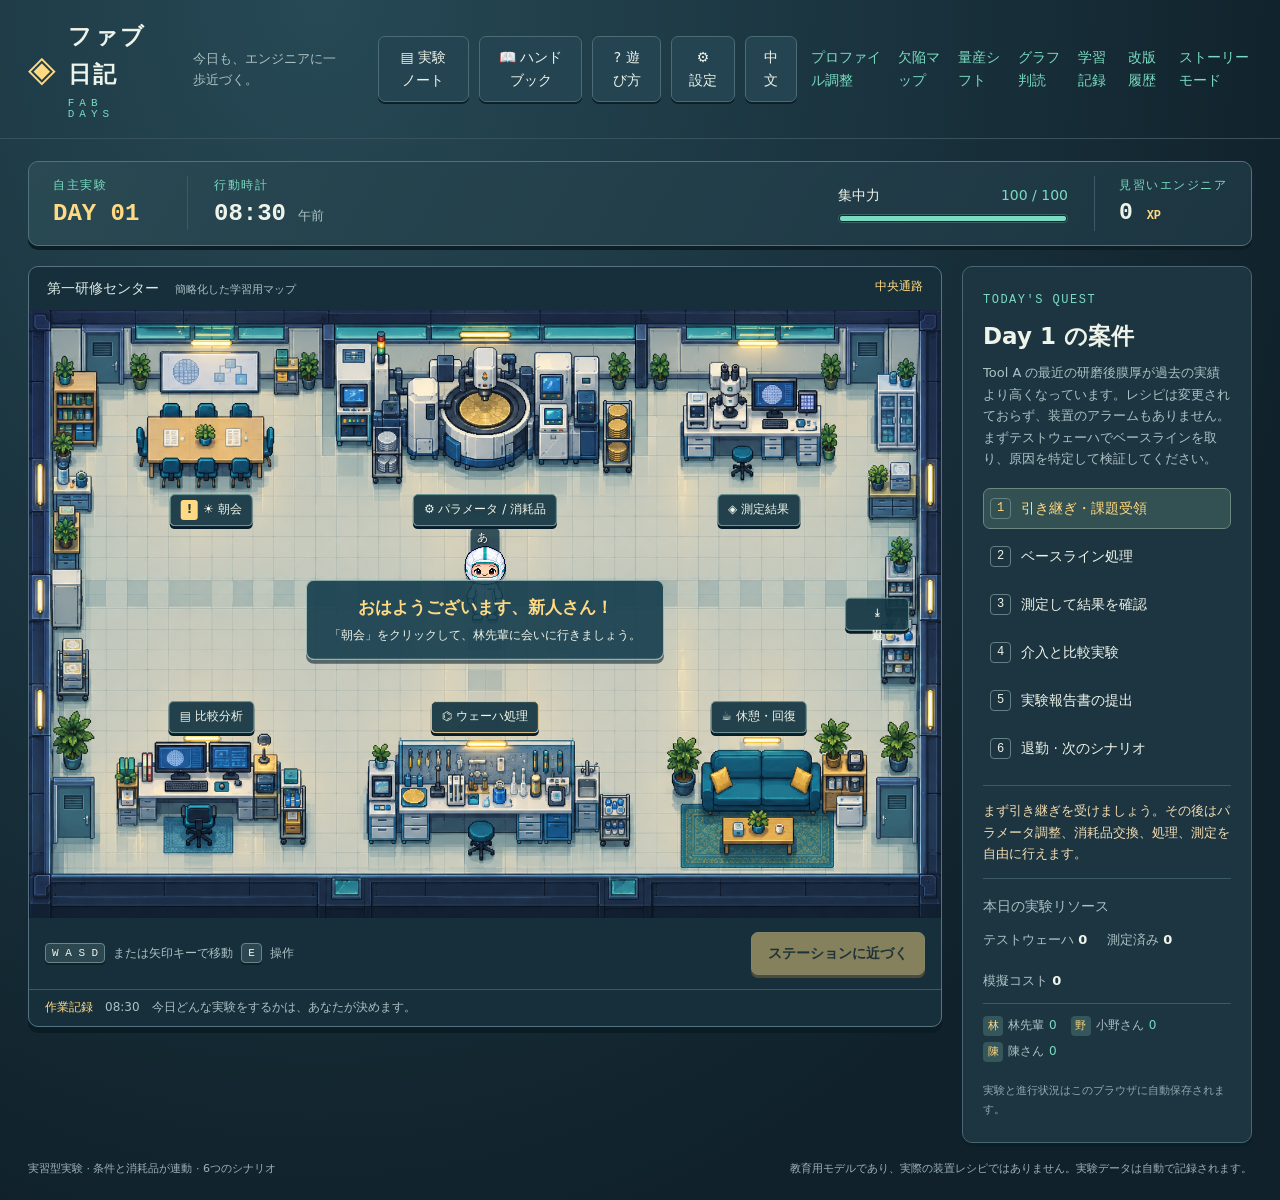
<file: index.html>
<!doctype html><html lang="zh-CN" data-ja-title="ファブ日記 · Fab Days"><head><meta charset="UTF-8"><meta name="viewport" content="width=device-width, initial-scale=1, viewport-fit=cover"><meta name="description" content="在像素晶圆厂中的自主 CMP 实验：调整参数、更换耗材、加工试片、量测与对照分析。"><title>晶圆厂日记 · Fab Days</title><link rel="icon" type="image/svg+xml" href="data:image/svg+xml,%3Csvg xmlns='http://www.w3.org/2000/svg' viewBox='0 0 32 32'%3E%3Crect width='32' height='32' rx='6' fill='%231a343e'/%3E%3Ccircle cx='16' cy='16' r='10' fill='%236de1cc'/%3E%3Cpath d='M9 9h14v14H9zM16 6v20M6 16h20' fill='none' stroke='%231a343e' stroke-width='2'/%3E%3C/svg%3E"><link rel="stylesheet" href="rpg.css"><link rel="stylesheet" href="practical.css"><script defer src="i18n.js"></script><script defer src="data.js"></script><script defer src="engine.js"></script><script defer src="rpg.js"></script><script defer src="simulator.js"></script><script defer src="practical.js"></script><link rel="stylesheet" href="extras.css"><script defer src="extras.js"></script><script defer src="knowledge.js"></script><script defer src="knowledge.en.js"></script><script defer src="flowdata.js"></script><script defer src="safetydata.js"></script><script defer src="learn.js"></script><link rel="manifest" href="manifest.webmanifest"><meta name="theme-color" content="#11232c"><meta name="apple-mobile-web-app-capable" content="yes"><meta name="mobile-web-app-capable" content="yes"><meta name="apple-mobile-web-app-status-bar-style" content="black-translucent"><meta name="apple-mobile-web-app-title" content="Fab Days"><link rel="apple-touch-icon" href="assets/icons/icon-180.png"><script defer src="pwa.js"></script></head><body><header class="top"><div class="logo"><span class="logoGlyph">◈</span><div><b data-ja="ファブ日記">晶圆厂日记</b><small>FAB DAYS</small></div></div><div class="topnote" data-ja="今日も、エンジニアに一歩近づく。">今天，也向工程师前进一步。</div><nav><button id="notebookButton" data-ja="▤ 実験ノート">▤ 调查手帐</button><button id="handbookButton" data-ja="📖 ハンドブック">📖 手册</button><button id="guideButton" data-ja="? 遊び方">? 玩法</button><button id="settingsButton" data-ja="⚙ 設定">⚙ 设置</button><button id="langButton" data-ja="中文">日本語</button><a href="profile.html" data-ja="プロファイル調整">轮廓调整</a><a href="defects.html" data-ja="欠陥マップ">缺陷图</a><a href="shift.html" data-ja="量産シフト">量产值班</a><a href="chartlab.html" data-ja="グラフ判読">图表判读</a><a href="record.html" data-ja="学習記録">学习记录</a><a href="changelog.html" data-ja="改版履歴">改版记录</a><a href="rpg-choice.html" data-ja="ストーリーモード">剧情模式</a></nav></header><main class="game"><section class="hud" aria-label="角色状态" data-ja-aria="キャラクターの状態"><div class="day"><span class="overline" id="week">研修第 1 周</span><strong id="day">DAY 01</strong></div><div class="clock"><span class="overline" data-ja="行動時計">行动时钟</span><strong id="clock">08:30</strong><span id="period">早班</span></div><div class="energy"><div><span data-ja="集中力">专注力</span><b id="energyText">100 / 100</b></div><div class="meter" role="progressbar" id="energyMeter" aria-label="专注力" data-ja-aria="集中力" aria-valuemin="0" aria-valuemax="100"><i id="energyBar"></i></div></div><div class="growth"><span class="overline" id="rank">见习工程师</span><strong><span id="xp">0</span> <small>XP</small></strong></div></section><div class="worldLayout"><section class="worldPanel"><div class="worldTitle"><span><span data-ja="第一研修センター">第一研修中心</span> <small data-ja="簡略化した学習用マップ">简化教学地图</small></span><span id="place">中央通道</span></div><div id="world" class="world" tabindex="0" role="region" aria-label="可移动的晶圆厂地图。方向键或 WASD 移动，E 交互；也可点击工作站自动前往。" data-ja-aria="移動できる工場マップ。矢印キーまたは WASD で移動、E で操作。ワークステーションをクリックすると自動で移動します。"><img class="worldArt" src="assets/cmp-lab-map.png" alt="俯视像素晶圆厂：上方依次是晨会桌、CMP 机台、量测台，下方是办公桌、实验台、休息角" data-ja-alt="ドット絵の工場を上から見た図：上段は朝会テーブル、CMP装置、測定台、下段は自席、実験台、休憩コーナー" draggable="false"><div id="stations"></div><div id="destination" class="destination" hidden></div><div id="player" class="player"><span class="playerTag" data-ja="あなた">你</span><img src="assets/junior-engineer.png" alt="你的工程师角色" data-ja-alt="あなたのキャラクター" draggable="false"></div><div id="intro" class="mapIntro"><strong data-ja="おはようございます、新人さん！">早上好，新人！</strong><span data-ja="「朝会」をクリックして、林先輩に会いに行きましょう。">点击「晨会」走过去，见见林前辈。</span></div></div><div class="controls"><div class="keyHint"><kbd>W A S D</kbd><span data-ja="または矢印キーで移動">或方向键移动</span><kbd>E</kbd><span data-ja="操作">交互</span></div><div class="dpad" aria-label="触屏方向键" data-ja-aria="タッチ用方向キー"><button data-dir="up" aria-label="向上">↑</button><button data-dir="left" aria-label="向左">←</button><button data-dir="down" aria-label="向下">↓</button><button data-dir="right" aria-label="向右">→</button></div><button id="interact" class="primary">走近工作站</button></div><div class="logStrip"><span data-ja="作業記録">工作记录</span><p id="latestLog" aria-live="polite">08:30　来到研修中心，准备参加晨会。</p></div></section><aside class="agenda"><span class="overline">TODAY'S QUEST</span><h1 id="missionTitle"></h1><p id="missionBrief"></p><div id="tasks" class="tasks"></div><div class="hintBox" id="nextHint"></div><div class="coworkers"><h2>一起工作的伙伴</h2><div id="relations"></div></div><p class="saveNote" id="saveNote">进度自动保存在当前浏览器。</p></aside></div><footer><span data-ja="実習型実験 · 条件と消耗品が連動 · 6つのシナリオ">自主实验 · 参数与耗材联动 · 六个模拟场景</span><span data-ja="教育用モデルであり、実際の装置レシピではありません。実験データは自動で記録されます。">教学模型，非实际设备配方；实验数据自动留档。</span></footer></main><dialog id="workDialog"><div class="dialogTop"><div><span class="overline" id="dialogArea"></span><h2 id="dialogTitle"></h2></div><button id="closeDialog" class="close" aria-label="返回厂区" data-ja-aria="マップに戻る">×</button></div><div id="dialogBody"></div></dialog><div id="toast" class="toast" role="status" hidden></div></body></html>
</file>
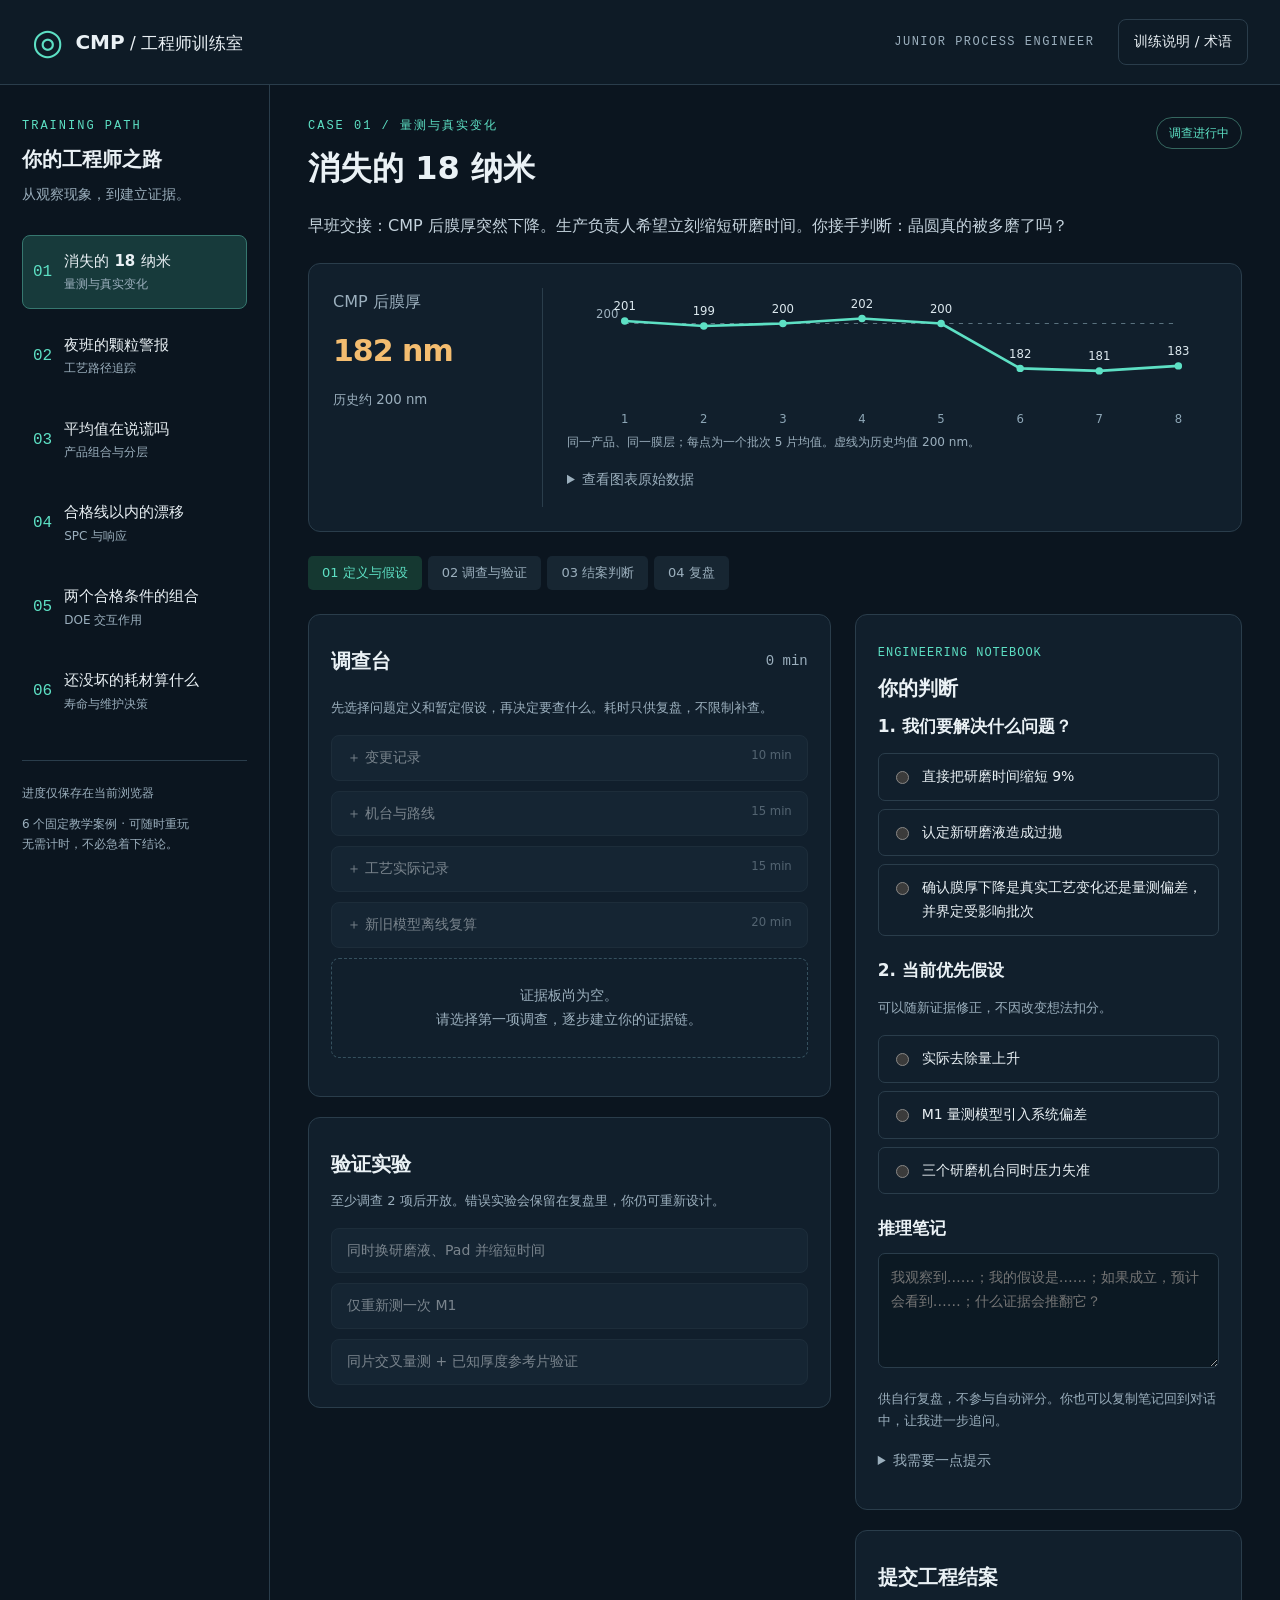
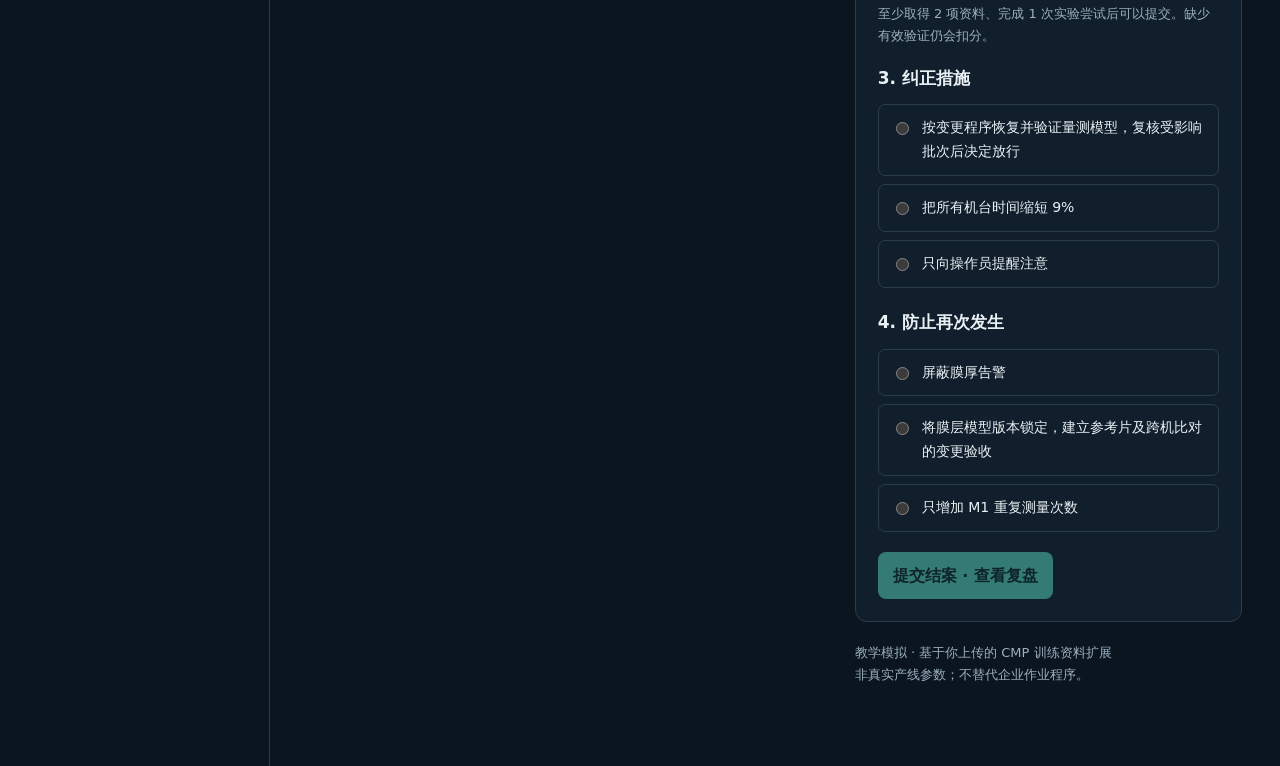
<file: cases.html>
<!doctype html><html lang="zh-CN"><head><meta charset="UTF-8"><meta name="viewport" content="width=device-width,initial-scale=1"><meta name="description" content="CMP 工程师分支调查训练：收集证据、验证假设、复盘工程决策。"><title>CMP 工程师训练室</title><link rel="icon" type="image/svg+xml" href="data:image/svg+xml,%3Csvg xmlns='http://www.w3.org/2000/svg' viewBox='0 0 32 32'%3E%3Crect width='32' height='32' rx='8' fill='%230d202c'/%3E%3Ccircle cx='16' cy='16' r='10' fill='none' stroke='%235de0c4' stroke-width='2'/%3E%3Cpath d='M8 16h16M16 6v20M10 9l13 13' stroke='%235de0c4'/%3E%3C/svg%3E"><link rel="stylesheet" href="style.css"><script defer src="data.js"></script><script defer src="app.js"></script></head><body><header><a class="brand" href="./"><span class="mark">◎</span><span>CMP<span class="brandlight"> / 工程师训练室</span></span></a><span class="role">JUNIOR PROCESS ENGINEER</span><button id="helpButton" class="quiet">训练说明 / 术语</button></header><div class="shell"><aside><div class="eyebrow">TRAINING PATH</div><h2>你的工程师之路</h2><p class="muted">从观察现象，到建立证据。</p><nav id="levels" aria-label="选择训练关卡"></nav><div class="save"><span id="saveStatus">进度仅保存在当前浏览器</span><p>6 个固定教学案例 · 可随时重玩<br>无需计时，不必急着下结论。</p></div></aside><main id="main"></main></div><dialog id="help"><div class="dialogHead"><h2>先学会怎样调查</h2><button id="closeHelp" class="quiet">关闭 ×</button></div><p>你是一名新入职的 CMP 工艺工程师。先定义问题、提出暂定假设，再选择调查。看见新证据后可以修改假设，最后设计验证并提交结案。</p><p><strong>分数不是职业资格评估。</strong>本游戏使用固定分支和规则评分，不用 AI 自动理解笔记。自由笔记供你自行复盘；所有数据为教学模拟，不是 Micron 真实数据或量产操作标准。</p><p>调查耗时是模拟成本，不限制你补充证据。结案后展示 8 个维度的评分。猜中原因但没有验证，仍会扣分。</p><dl><dt>CMP · 化学机械平坦化</dt><dd>通过化学作用和机械研磨让晶圆表面更平坦。</dd><dt>Slurry / Pad / Conditioner</dt><dd>研磨液 / 研磨垫 / 研磨垫修整器。</dd><dt>Removal Rate（RR）/ Uniformity</dt><dd>单位时间去除厚度 / 晶圆不同位置的一致性。比较前先统一单位与计算方法。</dd><dt>Hypothesis / Root Cause</dt><dd>待验证的假设 / 有证据支持的根本原因。两者不能直接画等号。</dd><dt>DOE / SPC / PM</dt><dd>实验设计 / 统计过程控制 / 预防维护。</dd></dl><p>参考：<a href="https://www.itl.nist.gov/div898/handbook/pmc/section3/pmc31.htm" target="_blank" rel="noopener">NIST 控制图</a> · <a href="https://www.itl.nist.gov/div898/handbook/pri/section3/pri333.htm" target="_blank" rel="noopener">NIST 全因子试验</a>。案例与数值由训练资料扩展设计。</p></dialog></body></html>
</file>
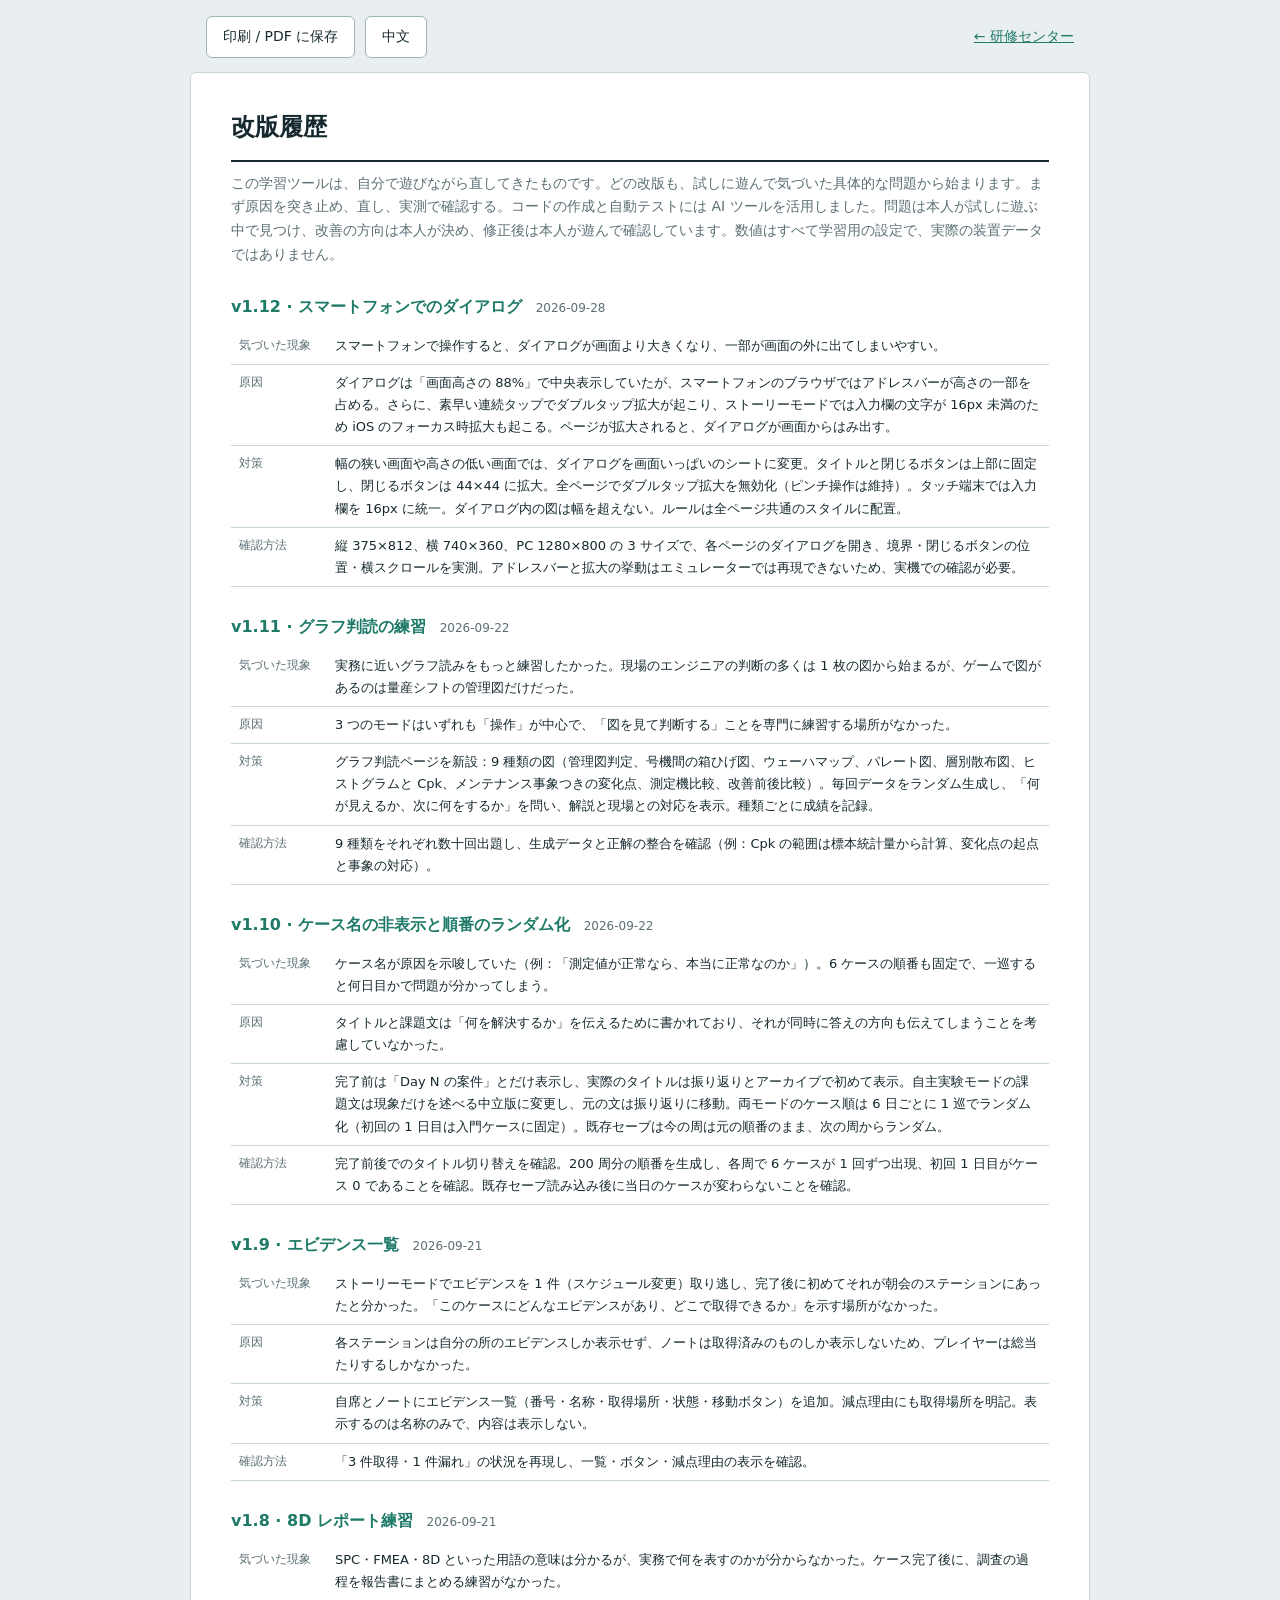
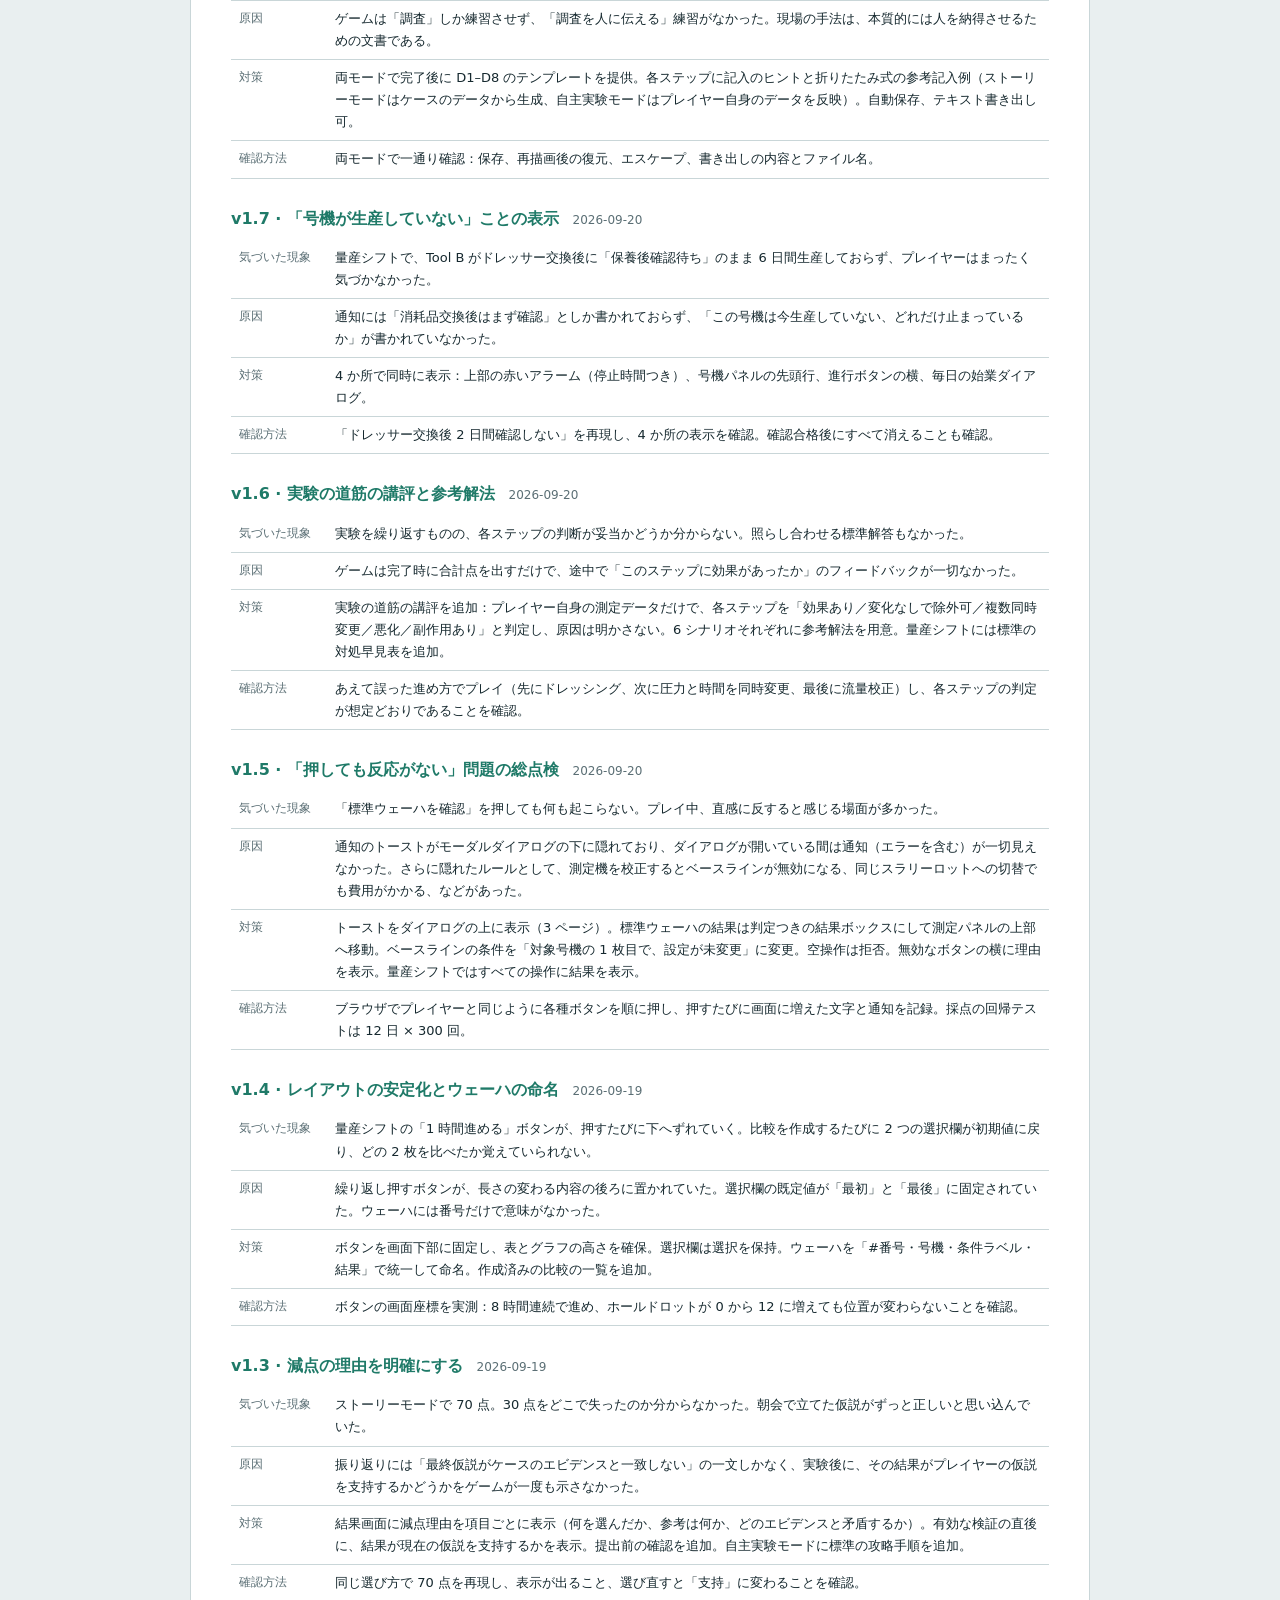
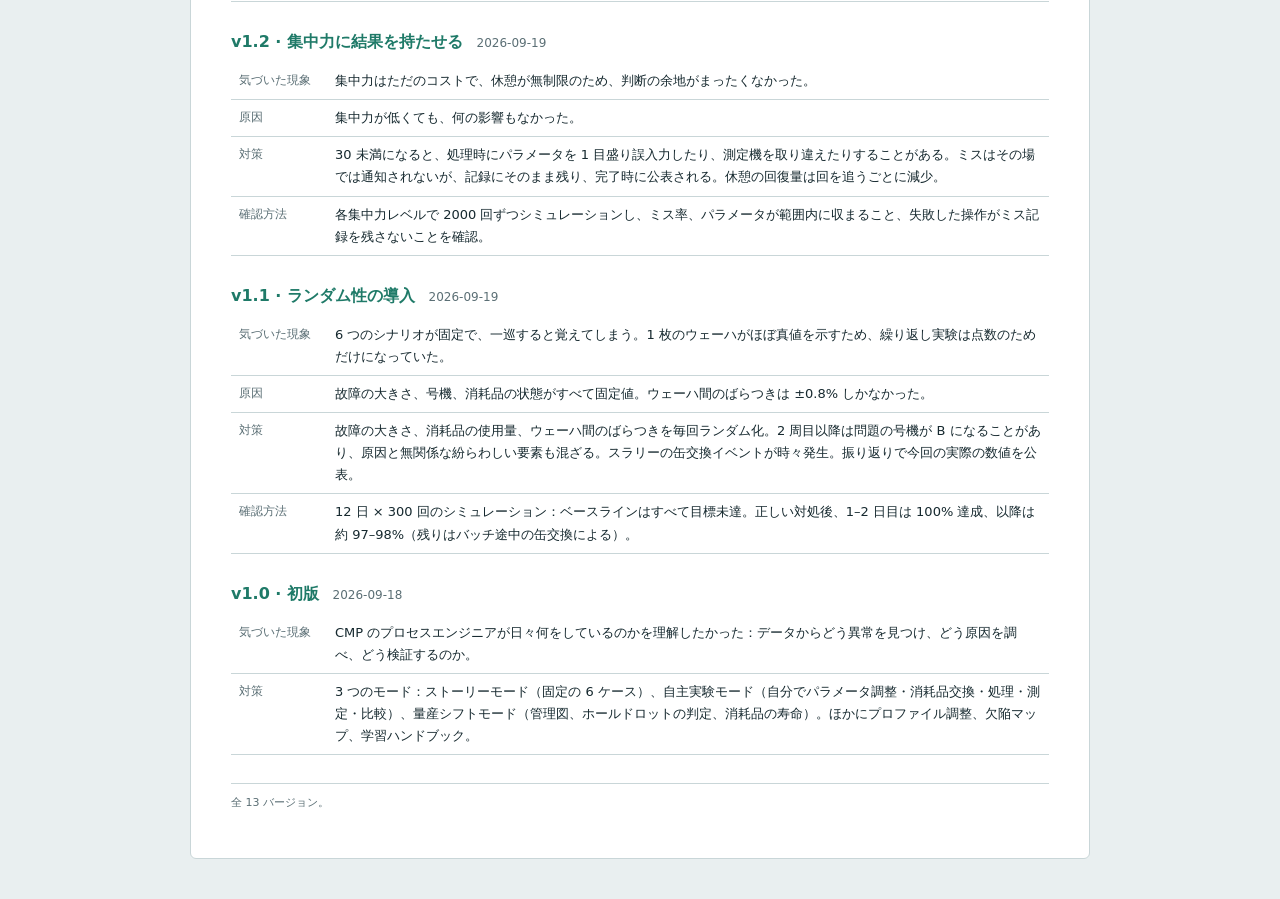
<file: changelog.html>
<!doctype html>
<html lang="zh-CN" data-ja-title="改版履歴 · Fab Days">
<head>
<meta charset="UTF-8">
<meta name="viewport" content="width=device-width, initial-scale=1, viewport-fit=cover">
<meta name="description" content="Fab Days 的改版记录：每一版发现了什么问题、原因是什么、怎么改的、怎么确认的。">
<title>改版记录 · Fab Days</title>
<link rel="icon" type="image/svg+xml" href="data:image/svg+xml,%3Csvg xmlns='http://www.w3.org/2000/svg' viewBox='0 0 32 32'%3E%3Crect width='32' height='32' rx='6' fill='%231a343e'/%3E%3Ccircle cx='16' cy='16' r='10' fill='%236de1cc'/%3E%3Cpath d='M9 9h14v14H9zM16 6v20M6 16h20' fill='none' stroke='%231a343e' stroke-width='2'/%3E%3C/svg%3E">
<link rel="manifest" href="manifest.webmanifest">
<meta name="theme-color" content="#11232c">
<link rel="apple-touch-icon" href="assets/icons/icon-180.png">
<style>
:root{--ink:#16292f;--muted:#5b6f75;--line:#c9d6d8;--accent:#1f7a68}
*{box-sizing:border-box}
body{margin:0;background:#e9eff0;color:var(--ink);font:15px/1.7 system-ui,-apple-system,"Segoe UI","Hiragino Sans","Yu Gothic","Microsoft YaHei",sans-serif;padding:env(safe-area-inset-top) env(safe-area-inset-right) env(safe-area-inset-bottom) env(safe-area-inset-left)}
.bar{display:flex;flex-wrap:wrap;gap:10px;align-items:center;max-width:900px;margin:16px auto 0;padding:0 16px}
.bar a{color:var(--accent);font-size:14px;margin-left:auto}
.bar button{font:inherit;font-size:14px;padding:8px 16px;border:1px solid #9fb4b8;border-radius:6px;background:#fff;color:var(--ink);cursor:pointer}
#sheet{max-width:900px;margin:14px auto 40px;background:#fff;border:1px solid var(--line);border-radius:6px;padding:34px 40px}
h1{font-size:24px;margin:0 0 10px;border-bottom:2px solid var(--ink);padding-bottom:12px}
h2{font-size:16px;margin:26px 0 8px;color:var(--accent)}
h2 small{font-weight:400;color:var(--muted);font-size:12px;margin-left:8px}
#lead{font-size:14px;color:var(--muted);margin:0}
table{width:100%;border-collapse:collapse;font-size:13px}
th,td{text-align:left;border-bottom:1px solid var(--line);padding:7px 8px;vertical-align:top}
th{color:var(--muted);font-weight:500;font-size:12px;width:96px;white-space:nowrap}
#foot{margin-top:28px;border-top:1px solid var(--line);padding-top:10px;font-size:11px;color:var(--muted)}
@media(max-width:700px){#sheet{padding:20px 16px}th{width:72px;white-space:normal}}
@media print{body{background:#fff}.bar{display:none}#sheet{border:0;margin:0;max-width:none;padding:0}section{break-inside:avoid}}
</style>
<script defer src="i18n.js"></script>
<script defer src="changelog.js"></script>
</head>
<body>
<div class="bar"><button id="print">打印 / 存为 PDF</button><button id="lang">日本語</button><a id="back" href="index.html">← 研修中心</a></div>
<main id="sheet">
<h1 id="title">改版记录</h1>
<p id="lead"></p>
<div id="list"></div>
<p id="foot"></p>
</main>
</body>
</html>
</file>
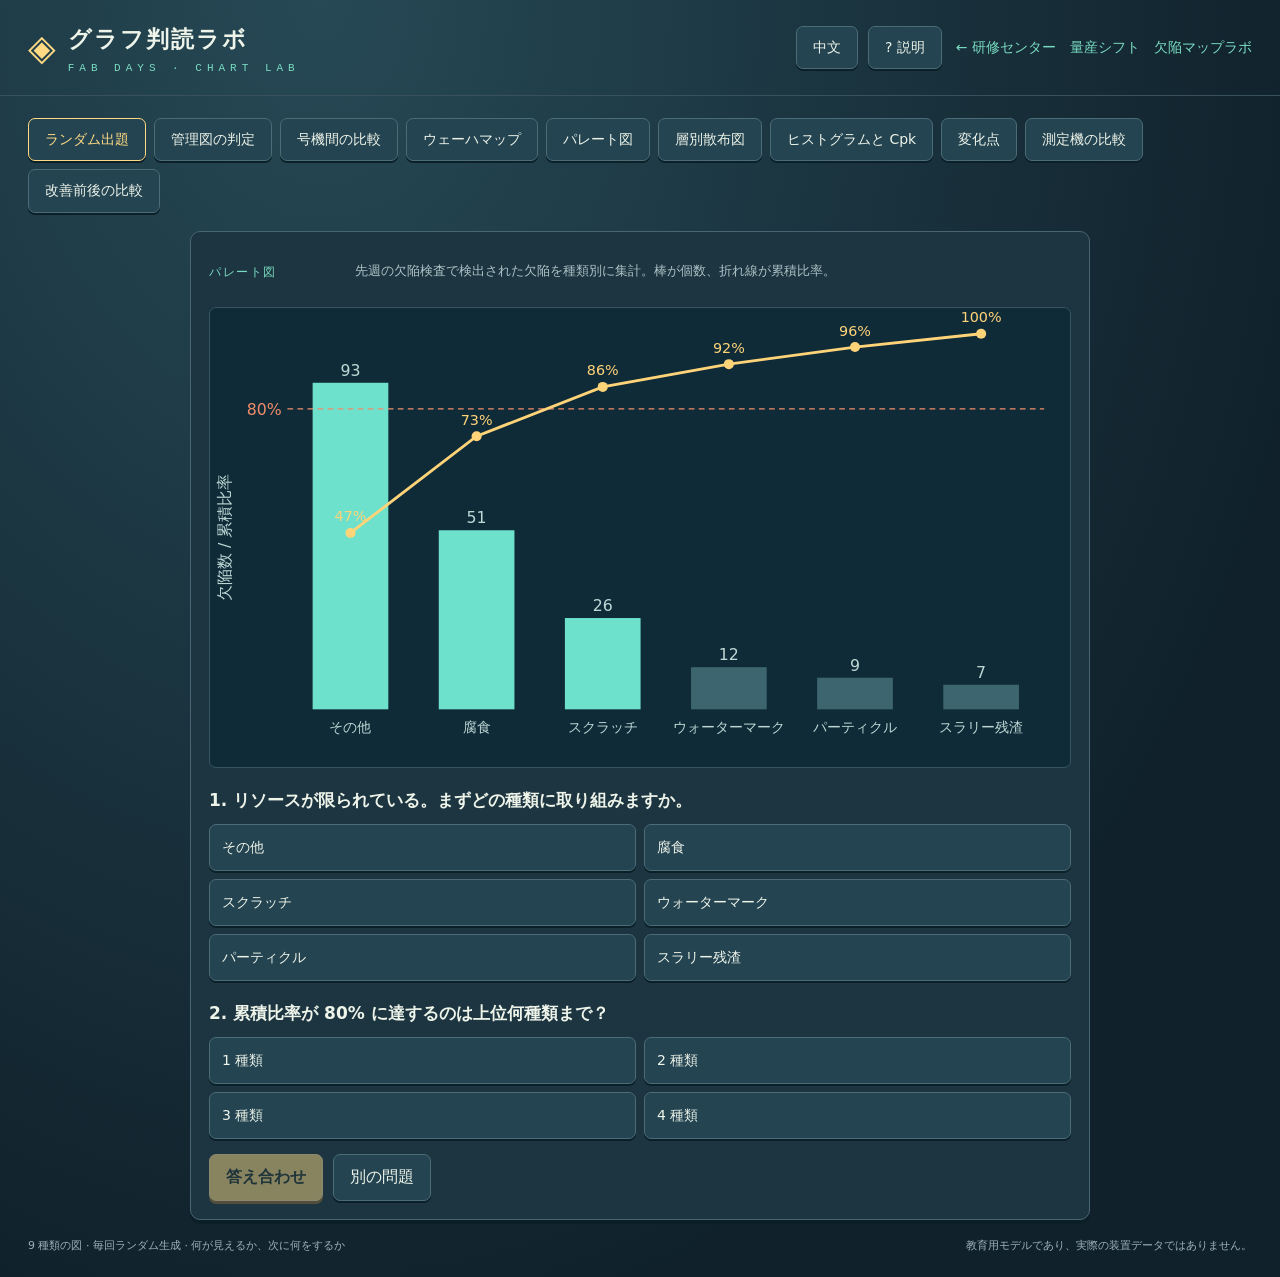
<file: chartlab.html>
<!doctype html>
<html lang="zh-CN" data-ja-title="グラフ判読ラボ · Fab Days">
<head>
<meta charset="UTF-8">
<meta name="viewport" content="width=device-width, initial-scale=1, viewport-fit=cover">
<meta name="description" content="CMP 现场图表判读练习：控制图、机台对比、晶圆地图、帕累托、分层、Cpk、变化点、量测比对、改善对照。">
<title>图表判读练习 · Fab Days</title>
<link rel="icon" type="image/svg+xml" href="data:image/svg+xml,%3Csvg xmlns='http://www.w3.org/2000/svg' viewBox='0 0 32 32'%3E%3Crect width='32' height='32' rx='6' fill='%231a343e'/%3E%3Ccircle cx='16' cy='16' r='10' fill='%236de1cc'/%3E%3Cpath d='M9 9h14v14H9zM16 6v20M6 16h20' fill='none' stroke='%231a343e' stroke-width='2'/%3E%3C/svg%3E">
<link rel="stylesheet" href="rpg.css">
<link rel="stylesheet" href="practical.css">
<link rel="stylesheet" href="extras.css">
<link rel="stylesheet" href="shift.css">
<link rel="stylesheet" href="labs.css">
<style>
#card{max-width:900px;margin:0 auto}
#card .headRow{grid-template-columns:130px 1fr;margin-bottom:10px}
#card h3{margin:18px 0 6px}
.answerGrid button.picked{border-color:var(--gold);color:var(--gold)}
.advanceBar{position:static;background:none;border:0;box-shadow:none;padding:0}
body{padding-bottom:0}
</style>
<script defer src="i18n.js"></script>
<script defer src="chartlab.js"></script>
<link rel="manifest" href="manifest.webmanifest">
<meta name="theme-color" content="#11232c">
<meta name="apple-mobile-web-app-capable" content="yes">
<meta name="mobile-web-app-capable" content="yes">
<meta name="apple-mobile-web-app-status-bar-style" content="black-translucent">
<meta name="apple-mobile-web-app-title" content="Fab Days">
<link rel="apple-touch-icon" href="assets/icons/icon-180.png">
<script defer src="pwa.js"></script>
</head>
<body>
<header class="top">
<div class="logo"><span class="logoGlyph">◈</span><div><b data-ja="グラフ判読ラボ">图表判读练习</b><small>FAB DAYS · CHART LAB</small></div></div>
<nav>
<button id="langButton" data-ja="中文">日本語</button>
<button id="helpButton" data-ja="? 説明">? 说明</button>
<a href="index.html" data-ja="← 研修センター">← 研修中心</a>
<a href="shift.html" data-ja="量産シフト">量产值班</a>
<a href="defects.html" data-ja="欠陥マップラボ">缺陷图练习</a>
</nav>
</header>
<main class="game">
<div class="caseTabs" id="caseTabs"></div>
<section class="toolPanel" id="card"></section>
<footer>
<span data-ja="9 種類の図 · 毎回ランダム生成 · 何が見えるか、次に何をするか">九类图表 · 每题随机生成 · 看到了什么，下一步做什么</span>
<span data-ja="教育用モデルであり、実際の装置データではありません。">教学模型，非实际设备数据。</span>
</footer>
</main>
<dialog id="labDialog"><div class="dialogTop"><div><span class="overline">CHART LAB</span><h2 data-ja="グラフ判読の練習について">关于图表判读练习</h2></div><button id="dlgClose" class="close" aria-label="close">×</button></div><div id="help" style="padding:18px"></div></dialog>
<div id="toast" class="toast" role="status" hidden></div>
</body>
</html>
</file>
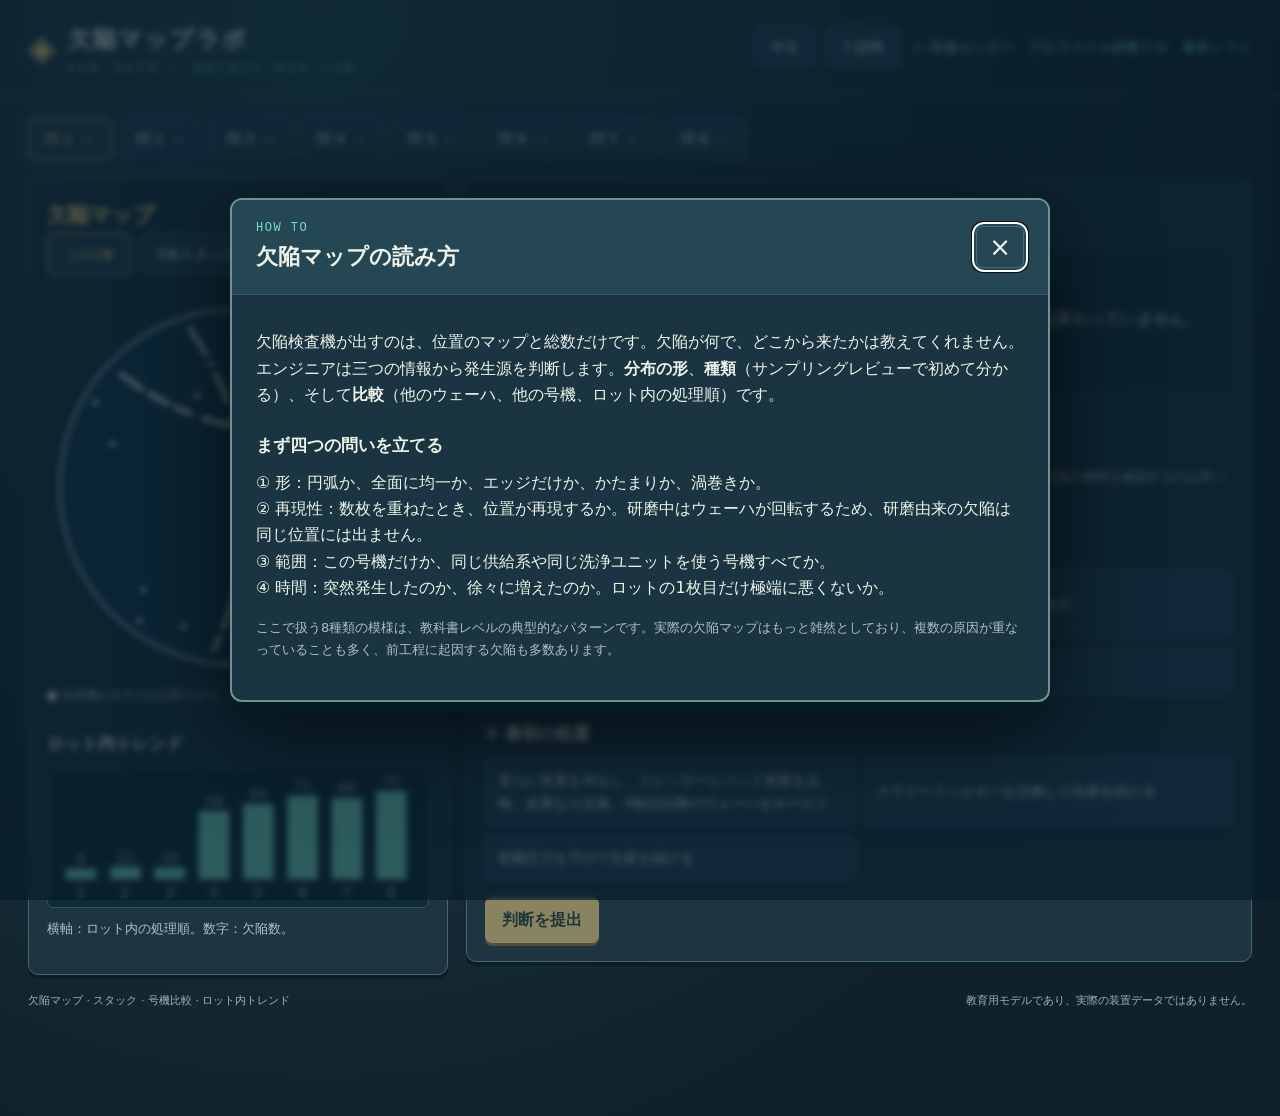
<file: defects.html>
<!doctype html><html lang="zh-CN" data-ja-title="欠陥マップラボ · Fab Days"><head><meta charset="UTF-8"><meta name="viewport" content="width=device-width, initial-scale=1, viewport-fit=cover"><meta name="description" content="CMP 缺陷位置图判读练习。"><title>缺陷图练习 · Fab Days</title><link rel="icon" type="image/svg+xml" href="data:image/svg+xml,%3Csvg xmlns='http://www.w3.org/2000/svg' viewBox='0 0 32 32'%3E%3Crect width='32' height='32' rx='6' fill='%231a343e'/%3E%3Ccircle cx='16' cy='16' r='10' fill='%236de1cc'/%3E%3Cpath d='M9 9h14v14H9zM16 6v20M6 16h20' fill='none' stroke='%231a343e' stroke-width='2'/%3E%3C/svg%3E"><link rel="stylesheet" href="rpg.css"><link rel="stylesheet" href="practical.css"><link rel="stylesheet" href="extras.css"><link rel="stylesheet" href="shift.css"><link rel="stylesheet" href="labs.css"><script defer src="i18n.js"></script><script defer src="defects.js"></script><link rel="manifest" href="manifest.webmanifest"><meta name="theme-color" content="#11232c"><meta name="apple-mobile-web-app-capable" content="yes"><meta name="mobile-web-app-capable" content="yes"><meta name="apple-mobile-web-app-status-bar-style" content="black-translucent"><meta name="apple-mobile-web-app-title" content="Fab Days"><link rel="apple-touch-icon" href="assets/icons/icon-180.png"><script defer src="pwa.js"></script></head><body>
<header class="top"><div class="logo"><span class="logoGlyph">◈</span><div><b data-ja="欠陥マップラボ">缺陷图练习</b><small>FAB DAYS · DEFECT MAP LAB</small></div></div><nav><button id="langButton" data-ja="中文">日本語</button><button id="helpButton" data-ja="? 説明">? 说明</button><a href="index.html" data-ja="← 研修センター">← 研修中心</a><a href="profile.html" data-ja="プロファイル調整ラボ">轮廓调整练习</a><a href="shift.html" data-ja="量産シフト">量产值班</a></nav></header>
<main class="game"><div class="caseTabs" id="caseTabs"></div><div class="defectGrid"><section class="toolPanel" id="mapPanel"></section><section class="toolPanel" id="quizPanel"></section></div><footer><span data-ja="欠陥マップ · スタック · 号機比較 · ロット内トレンド">缺陷位置图 · 叠图 · 机台对比 · 批内趋势</span><span data-ja="教育用モデルであり、実際の装置データではありません。">教学模型，非实际设备数据。</span></footer></main>
<dialog id="labDialog"><div class="dialogTop"><div><span class="overline" id="dlgArea"></span><h2 id="dlgTitle"></h2></div><button id="dlgClose" class="close" aria-label="close">×</button></div><div id="dialogBody"></div></dialog><div id="toast" class="toast" role="status" hidden></div>
</body></html>
</file>
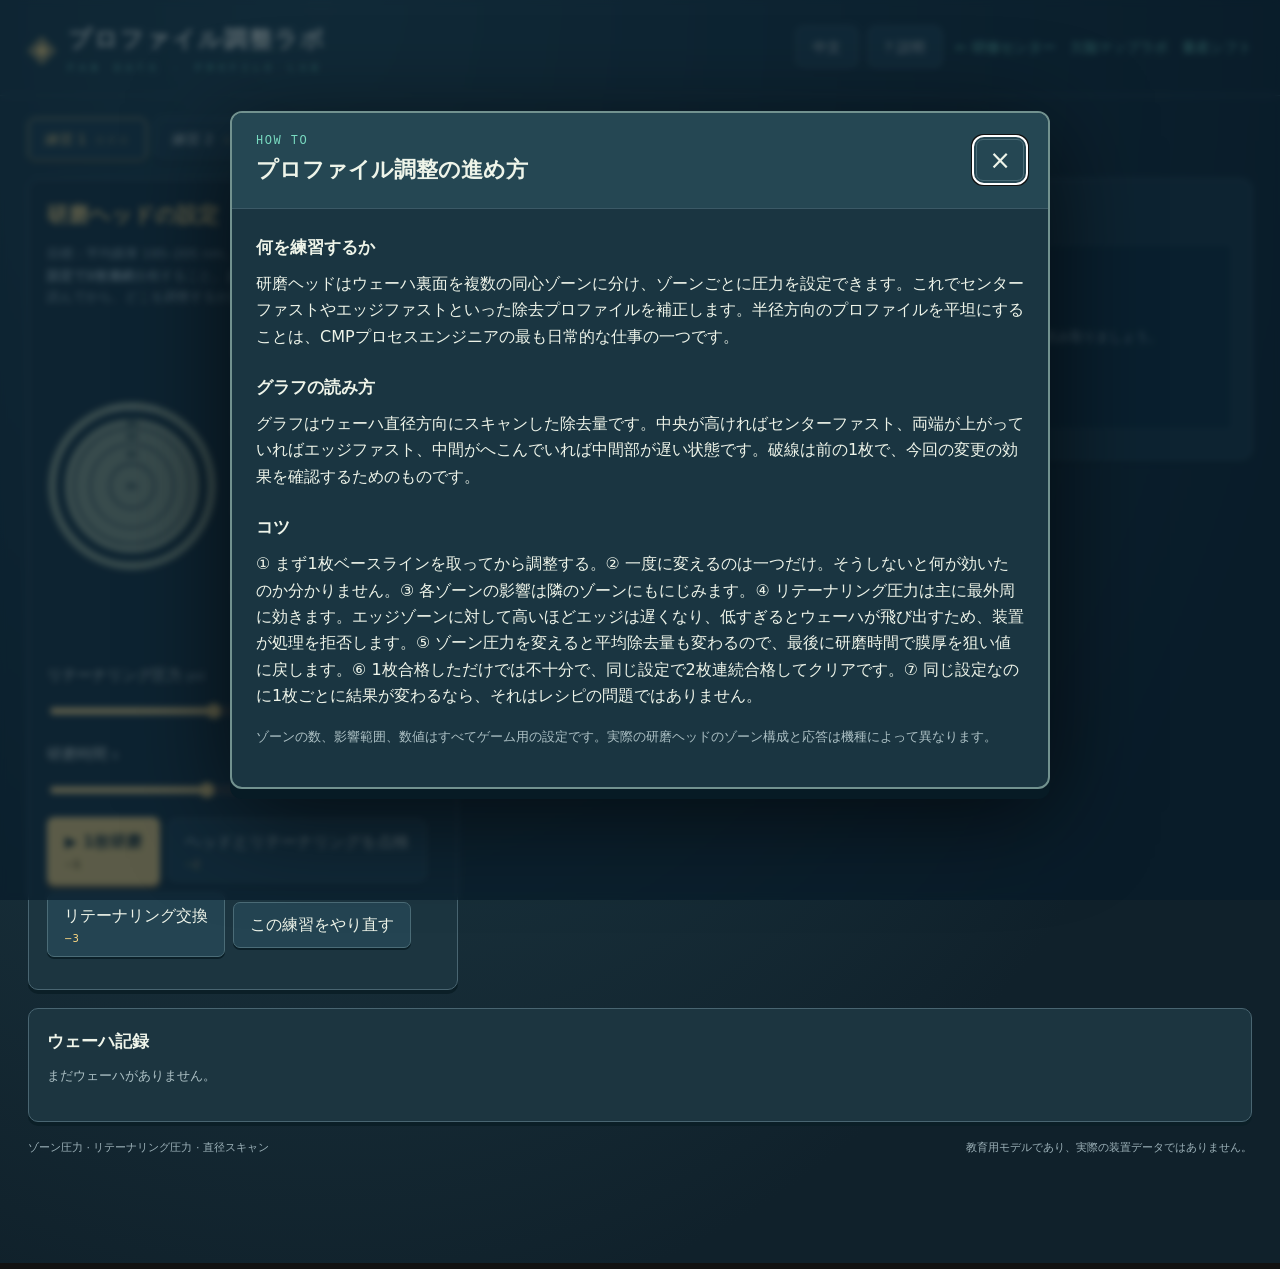
<file: profile.html>
<!doctype html><html lang="zh-CN" data-ja-title="プロファイル調整ラボ · Fab Days"><head><meta charset="UTF-8"><meta name="viewport" content="width=device-width, initial-scale=1, viewport-fit=cover"><meta name="description" content="CMP 分区压力与径向轮廓调整练习。"><title>轮廓调整练习 · Fab Days</title><link rel="icon" type="image/svg+xml" href="data:image/svg+xml,%3Csvg xmlns='http://www.w3.org/2000/svg' viewBox='0 0 32 32'%3E%3Crect width='32' height='32' rx='6' fill='%231a343e'/%3E%3Ccircle cx='16' cy='16' r='10' fill='%236de1cc'/%3E%3Cpath d='M9 9h14v14H9zM16 6v20M6 16h20' fill='none' stroke='%231a343e' stroke-width='2'/%3E%3C/svg%3E"><link rel="stylesheet" href="rpg.css"><link rel="stylesheet" href="practical.css"><link rel="stylesheet" href="extras.css"><link rel="stylesheet" href="shift.css"><link rel="stylesheet" href="labs.css"><script defer src="i18n.js"></script><script defer src="profilesim.js"></script><script defer src="profile.js"></script><link rel="manifest" href="manifest.webmanifest"><meta name="theme-color" content="#11232c"><meta name="apple-mobile-web-app-capable" content="yes"><meta name="mobile-web-app-capable" content="yes"><meta name="apple-mobile-web-app-status-bar-style" content="black-translucent"><meta name="apple-mobile-web-app-title" content="Fab Days"><link rel="apple-touch-icon" href="assets/icons/icon-180.png"><script defer src="pwa.js"></script></head><body>
<header class="top"><div class="logo"><span class="logoGlyph">◈</span><div><b data-ja="プロファイル調整ラボ">轮廓调整练习</b><small>FAB DAYS · PROFILE LAB</small></div></div><nav><button id="langButton" data-ja="中文">日本語</button><button id="helpButton" data-ja="? 説明">? 说明</button><a href="index.html" data-ja="← 研修センター">← 研修中心</a><a href="defects.html" data-ja="欠陥マップラボ">缺陷图练习</a><a href="shift.html" data-ja="量産シフト">量产值班</a></nav></header>
<main class="game"><div class="caseTabs" id="caseTabs"></div><div class="labGrid"><section class="toolPanel" id="controls"></section><section class="toolPanel" id="results"></section></div><section class="toolPanel" id="history"></section><footer><span data-ja="ゾーン圧力 · リテーナリング圧力 · 直径スキャン">分区压力 · 保持环压力 · 直径扫描</span><span data-ja="教育用モデルであり、実際の装置データではありません。">教学模型，非实际设备数据。</span></footer></main>
<dialog id="labDialog"><div class="dialogTop"><div><span class="overline" id="dlgArea"></span><h2 id="dlgTitle"></h2></div><button id="dlgClose" class="close" aria-label="close">×</button></div><div id="dialogBody"></div></dialog><div id="toast" class="toast" role="status" hidden></div>
</body></html>
</file>
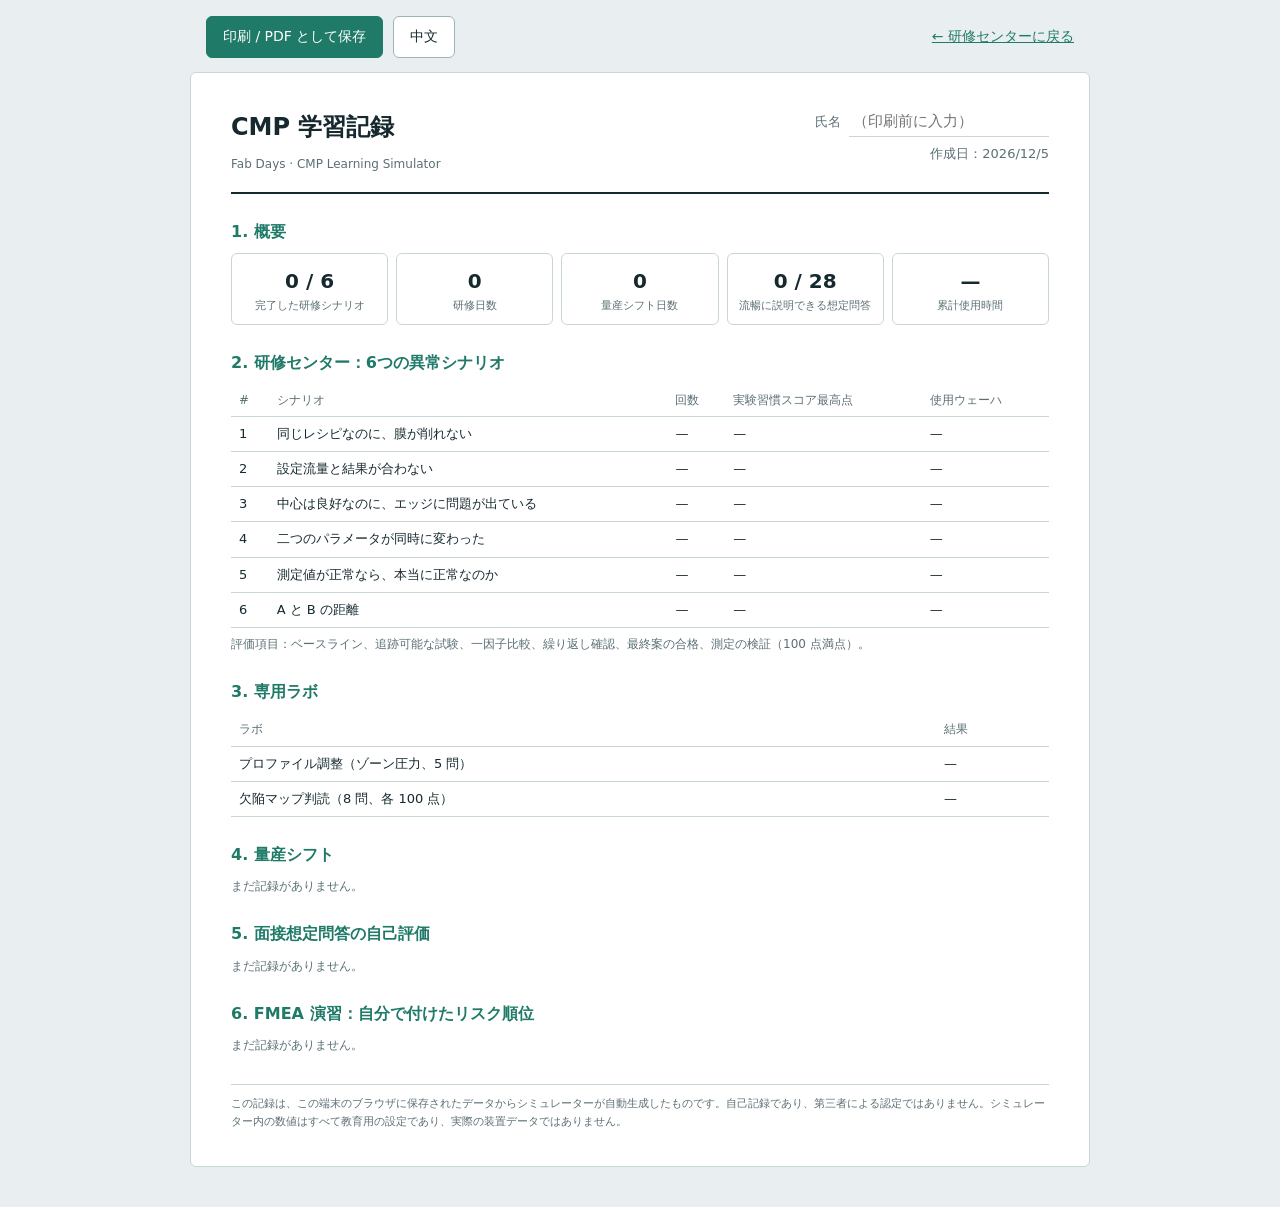
<file: record.html>
<!doctype html><html lang="zh-CN" data-ja-title="学習記録 · Fab Days"><head><meta charset="UTF-8"><meta name="viewport" content="width=device-width, initial-scale=1, viewport-fit=cover"><meta name="description" content="CMP 学习记录汇总，可打印。"><title>学习记录 · Fab Days</title><link rel="icon" type="image/svg+xml" href="data:image/svg+xml,%3Csvg xmlns='http://www.w3.org/2000/svg' viewBox='0 0 32 32'%3E%3Crect width='32' height='32' rx='6' fill='%231a343e'/%3E%3Ccircle cx='16' cy='16' r='10' fill='%236de1cc'/%3E%3Cpath d='M9 9h14v14H9zM16 6v20M6 16h20' fill='none' stroke='%231a343e' stroke-width='2'/%3E%3C/svg%3E"><link rel="manifest" href="manifest.webmanifest"><meta name="theme-color" content="#11232c"><link rel="apple-touch-icon" href="assets/icons/icon-180.png">
<style>
:root{--ink:#16292f;--muted:#5b6f75;--line:#c9d6d8;--accent:#1f7a68}
*{box-sizing:border-box}body{margin:0;background:#e9eff0;color:var(--ink);font:15px/1.7 system-ui,-apple-system,"Segoe UI","Hiragino Sans","Yu Gothic","Microsoft YaHei",sans-serif;padding:env(safe-area-inset-top) env(safe-area-inset-right) env(safe-area-inset-bottom) env(safe-area-inset-left)}
.bar{display:flex;flex-wrap:wrap;gap:10px;align-items:center;max-width:900px;margin:16px auto 0;padding:0 16px}.bar a{color:var(--accent);font-size:14px;margin-left:auto}.bar button{font:inherit;font-size:14px;padding:8px 16px;border:1px solid #9fb4b8;border-radius:6px;background:#fff;color:var(--ink);cursor:pointer}.bar .primary{background:var(--accent);border-color:var(--accent);color:#fff}
#sheet{max-width:900px;margin:14px auto 40px;background:#fff;border:1px solid var(--line);border-radius:6px;padding:34px 40px}
.recHead{display:flex;justify-content:space-between;gap:20px;flex-wrap:wrap;border-bottom:2px solid var(--ink);padding-bottom:12px;margin-bottom:8px}h1{font-size:24px;margin:0}h2{font-size:16px;margin:24px 0 8px;color:var(--accent)}
.recMeta{display:flex;flex-direction:column;gap:6px;font-size:13px;color:var(--muted);align-items:flex-end}.recMeta input{font:inherit;font-size:15px;color:var(--ink);border:0;border-bottom:1px solid var(--line);padding:2px 4px;margin-left:8px;width:200px}
.recTiles{display:grid;grid-template-columns:repeat(5,1fr);gap:8px}.recTiles div{border:1px solid var(--line);border-radius:6px;padding:10px;text-align:center}.recTiles b{display:block;font-size:20px}.recTiles span{font-size:11px;color:var(--muted);line-height:1.4;display:block}
table{width:100%;border-collapse:collapse;font-size:13px}th,td{text-align:left;border-bottom:1px solid var(--line);padding:6px 8px;vertical-align:top}th{color:var(--muted);font-weight:500;font-size:12px}
.muted{color:var(--muted);font-size:12px;margin:6px 0}.recFoot{margin-top:28px;border-top:1px solid var(--line);padding-top:10px;font-size:11px;color:var(--muted)}
@media(max-width:700px){#sheet{padding:20px 16px}.recTiles{grid-template-columns:repeat(2,1fr)}.recMeta{align-items:flex-start}}
@media print{body{background:#fff}.bar{display:none}#sheet{border:0;margin:0;max-width:none;padding:0}section{break-inside:avoid}.recMeta input{border-bottom:0}}
</style>
<script defer src="i18n.js"></script><script defer src="simulator.js"></script><script defer src="knowledge.js"></script><script defer src="flowdata.js"></script><script defer src="safetydata.js"></script><script defer src="record.js"></script><script defer src="pwa.js"></script></head><body>
<div class="bar"><button id="printButton" class="primary" data-ja="印刷 / PDF として保存">打印 / 另存为 PDF</button><button id="langButton" data-ja="中文">日本語</button><a href="index.html" data-ja="← 研修センターに戻る">← 回研修中心</a></div>
<main id="sheet"></main>
</body></html>
</file>
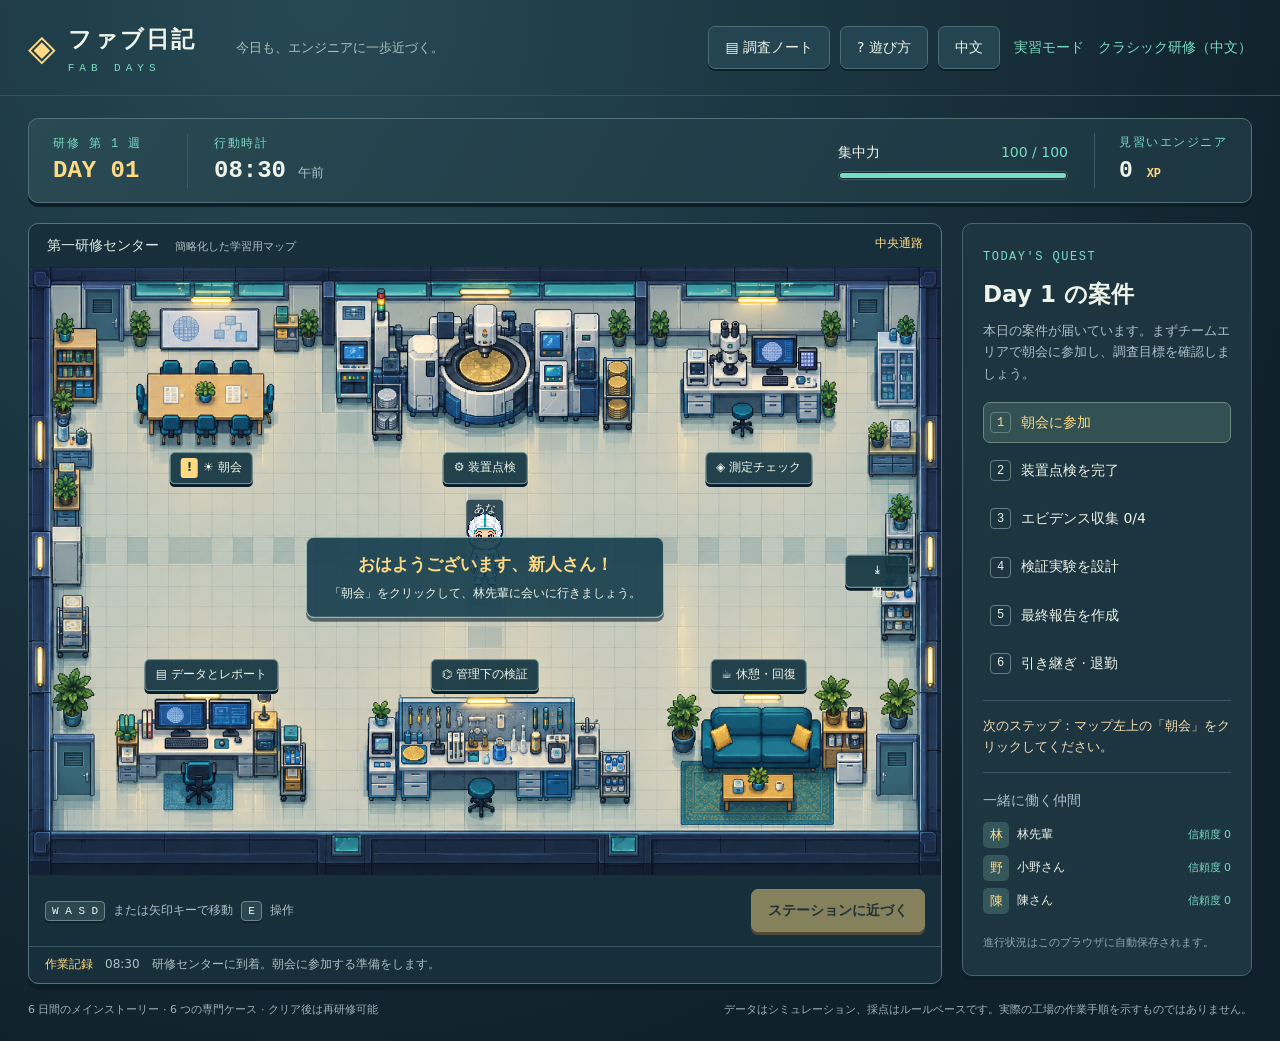
<file: rpg-choice.html>
<!doctype html><html lang="zh-CN" data-ja-title="ファブ日記 · Fab Days"><head><meta charset="UTF-8"><meta name="viewport" content="width=device-width, initial-scale=1"><meta name="description" content="在像素晶圆厂中度过工程师的一天：自由移动、晨会巡检、收集证据、验证假设与下班成长。"><title>晶圆厂日记 · Fab Days</title><link rel="icon" type="image/svg+xml" href="data:image/svg+xml,%3Csvg xmlns='http://www.w3.org/2000/svg' viewBox='0 0 32 32'%3E%3Crect width='32' height='32' rx='6' fill='%231a343e'/%3E%3Ccircle cx='16' cy='16' r='10' fill='%236de1cc'/%3E%3Cpath d='M9 9h14v14H9zM16 6v20M6 16h20' fill='none' stroke='%231a343e' stroke-width='2'/%3E%3C/svg%3E"><link rel="stylesheet" href="rpg.css"><script defer src="i18n.js"></script><script defer src="data.js"></script><script defer src="engine.js"></script><script defer src="rpg.js"></script></head><body><header class="top"><div class="logo"><span class="logoGlyph">◈</span><div><b data-ja="ファブ日記">晶圆厂日记</b><small>FAB DAYS</small></div></div><div class="topnote" data-ja="今日も、エンジニアに一歩近づく。">今天，也向工程师前进一步。</div><nav><button id="notebookButton" data-ja="▤ 調査ノート">▤ 调查手帐</button><button id="guideButton" data-ja="? 遊び方">? 玩法</button><button id="langButton" data-ja="中文">日本語</button><a href="index.html" data-ja="実習モード">实操模式</a><a href="cases.html" data-ja="クラシック研修（中文）">经典训练</a></nav></header><main class="game"><section class="hud" aria-label="角色状态" data-ja-aria="キャラクターの状態"><div class="day"><span class="overline" id="week">研修第 1 周</span><strong id="day">DAY 01</strong></div><div class="clock"><span class="overline" data-ja="行動時計">行动时钟</span><strong id="clock">08:30</strong><span id="period">早班</span></div><div class="energy"><div><span data-ja="集中力">专注力</span><b id="energyText">100 / 100</b></div><div class="meter" role="progressbar" id="energyMeter" aria-label="专注力" data-ja-aria="集中力" aria-valuemin="0" aria-valuemax="100"><i id="energyBar"></i></div></div><div class="growth"><span class="overline" id="rank">见习工程师</span><strong><span id="xp">0</span> <small>XP</small></strong></div></section><div class="worldLayout"><section class="worldPanel"><div class="worldTitle"><span><span data-ja="第一研修センター">第一研修中心</span> <small data-ja="簡略化した学習用マップ">简化教学地图</small></span><span id="place">中央通道</span></div><div id="world" class="world" tabindex="0" role="region" aria-label="可移动的晶圆厂地图。方向键或 WASD 移动，E 交互；也可点击工作站自动前往。" data-ja-aria="移動できる工場マップ。矢印キーまたは WASD で移動、E で操作。ワークステーションをクリックすると自動で移動します。"><img class="worldArt" src="assets/cmp-lab-map.png" alt="俯视像素晶圆厂：上方依次是晨会桌、CMP 机台、量测台，下方是办公桌、实验台、休息角" data-ja-alt="ドット絵の工場を上から見た図：上段は朝会テーブル、CMP装置、測定台、下段は自席、実験台、休憩コーナー" draggable="false"><div id="stations"></div><div id="destination" class="destination" hidden></div><div id="player" class="player"><span class="playerTag" data-ja="あなた">你</span><img src="assets/junior-engineer.png" alt="你的工程师角色" data-ja-alt="あなたのキャラクター" draggable="false"></div><div id="intro" class="mapIntro"><strong data-ja="おはようございます、新人さん！">早上好，新人！</strong><span data-ja="「朝会」をクリックして、林先輩に会いに行きましょう。">点击「晨会」走过去，见见林前辈。</span></div></div><div class="controls"><div class="keyHint"><kbd>W A S D</kbd><span data-ja="または矢印キーで移動">或方向键移动</span><kbd>E</kbd><span data-ja="操作">交互</span></div><div class="dpad" aria-label="触屏方向键" data-ja-aria="タッチ用方向キー"><button data-dir="up" aria-label="向上" data-ja-aria="上へ">↑</button><button data-dir="left" aria-label="向左" data-ja-aria="左へ">←</button><button data-dir="down" aria-label="向下" data-ja-aria="下へ">↓</button><button data-dir="right" aria-label="向右" data-ja-aria="右へ">→</button></div><button id="interact" class="primary">走近工作站</button></div><div class="logStrip"><span data-ja="作業記録">工作记录</span><p id="latestLog" aria-live="polite">08:30　来到研修中心，准备参加晨会。</p></div></section><aside class="agenda"><span class="overline">TODAY'S QUEST</span><h1 id="missionTitle"></h1><p id="missionBrief"></p><div id="tasks" class="tasks"></div><div class="hintBox" id="nextHint"></div><div class="coworkers"><h2 data-ja="一緒に働く仲間">一起工作的伙伴</h2><div id="relations"></div></div><p class="saveNote" id="saveNote">进度自动保存在当前浏览器。</p></aside></div><footer><span data-ja="6 日間のメインストーリー · 6 つの専門ケース · クリア後は再研修可能">六天主线 · 六个专业案例 · 通关后可复训</span><span data-ja="データはシミュレーション、採点はルールベースです。実際の工場の作業手順を示すものではありません。">模拟数据与规则评分，不代表真实工厂作业流程。</span></footer></main><dialog id="workDialog"><div class="dialogTop"><div><span class="overline" id="dialogArea"></span><h2 id="dialogTitle"></h2></div><button id="closeDialog" class="close" aria-label="返回厂区" data-ja-aria="マップに戻る">×</button></div><div id="dialogBody"></div></dialog><div id="toast" class="toast" role="status" hidden></div></body></html>
</file>
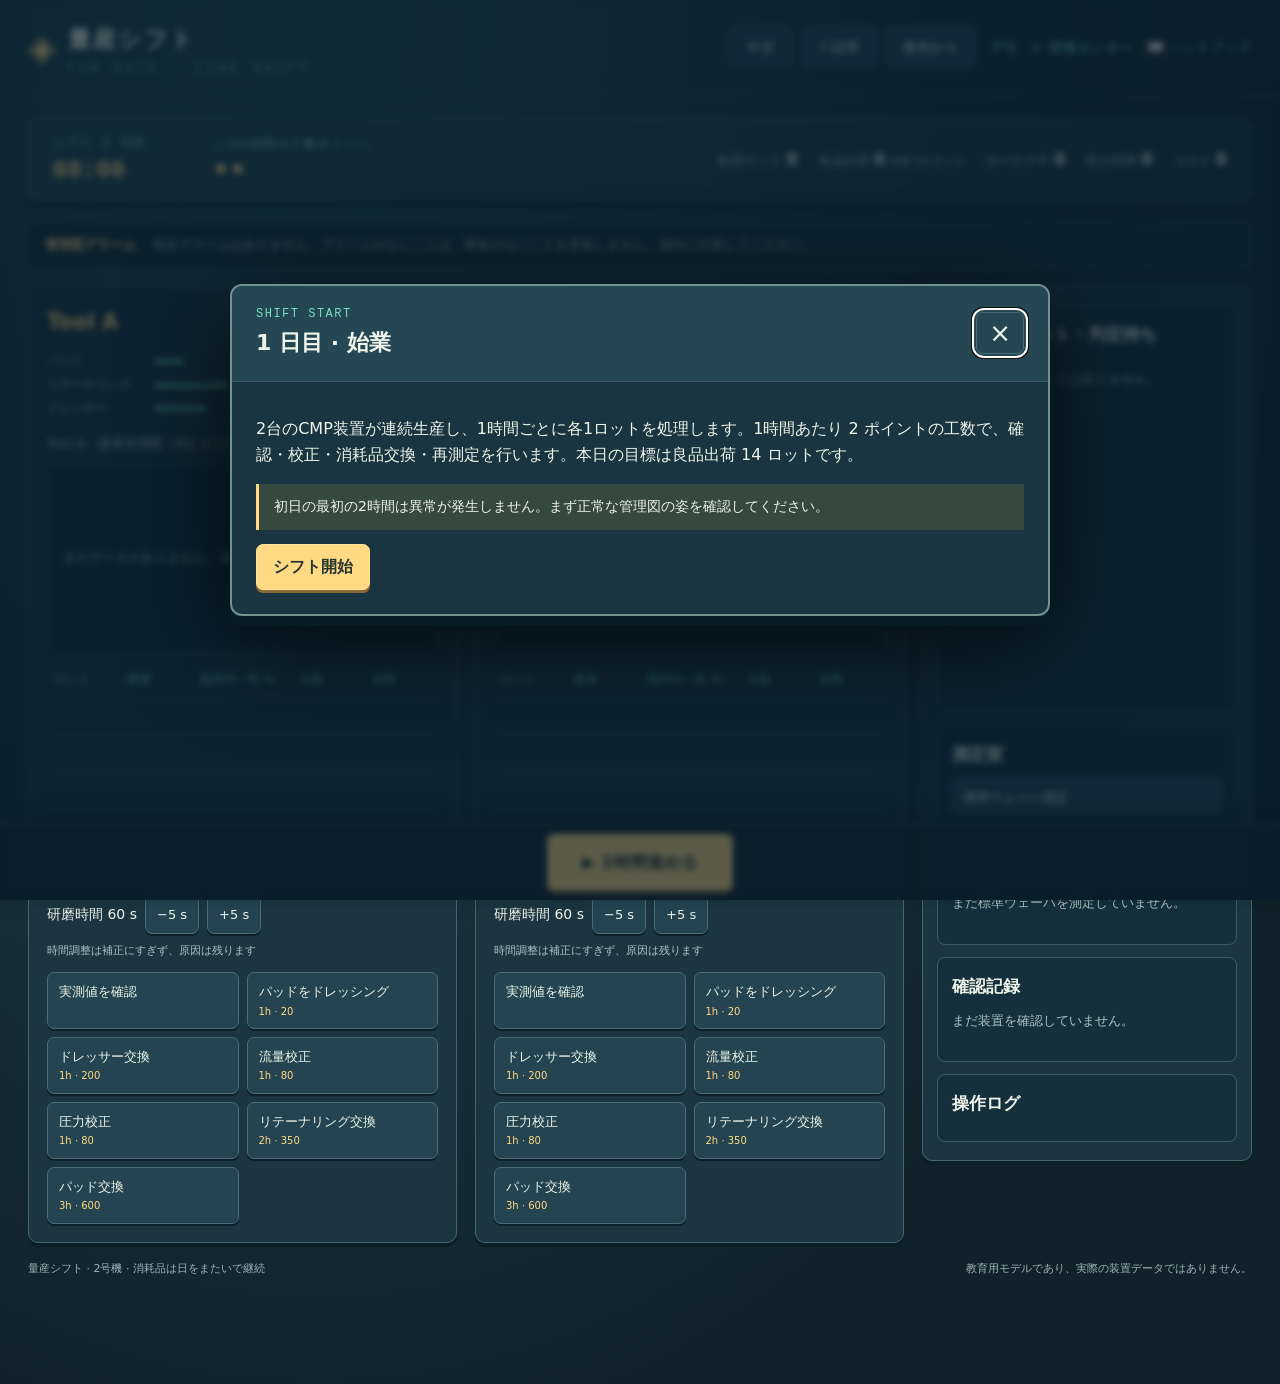
<file: shift.html>
<!doctype html><html lang="zh-CN"><head><meta charset="UTF-8"><meta name="viewport" content="width=device-width, initial-scale=1, viewport-fit=cover"><meta name="description" content="CMP 量产值班模拟：看控制图发现异常，决定停机、校准、换耗材与批次处置。"><title>晶圆厂日记 · 量产值班</title><link rel="icon" type="image/svg+xml" href="data:image/svg+xml,%3Csvg xmlns='http://www.w3.org/2000/svg' viewBox='0 0 32 32'%3E%3Crect width='32' height='32' rx='6' fill='%231a343e'/%3E%3Ccircle cx='16' cy='16' r='10' fill='%236de1cc'/%3E%3Cpath d='M9 9h14v14H9zM16 6v20M6 16h20' fill='none' stroke='%231a343e' stroke-width='2'/%3E%3C/svg%3E"><link rel="stylesheet" href="rpg.css"><link rel="stylesheet" href="practical.css"><link rel="stylesheet" href="extras.css"><link rel="stylesheet" href="shift.css"><script defer src="simulator.js"></script><script defer src="shiftsim.js"></script><script defer src="shift.js"></script><link rel="manifest" href="manifest.webmanifest"><meta name="theme-color" content="#11232c"><meta name="apple-mobile-web-app-capable" content="yes"><meta name="mobile-web-app-capable" content="yes"><meta name="apple-mobile-web-app-status-bar-style" content="black-translucent"><meta name="apple-mobile-web-app-title" content="Fab Days"><link rel="apple-touch-icon" href="assets/icons/icon-180.png"><script defer src="pwa.js"></script></head><body>
<header class="top"><div class="logo"><span class="logoGlyph">◈</span><div><b id="appTitle"></b><small>FAB DAYS · LINE SHIFT</small></div></div><nav><button id="langButton"></button><button id="helpButton"></button><button id="resetButton"></button><a id="demoLink" href="shift.html?demo=1"></a><a id="backLink" href="index.html"></a><a id="bookLink" href="index.html#handbook"></a></nav></header>
<main class="game"><section class="hud" id="hud" aria-live="polite"></section><div id="alerts"></div><div class="lineGrid"><section class="toolPanel" id="toolA"></section><section class="toolPanel" id="toolB"></section><aside class="sidePanel" id="side"></aside></div><div class="advanceBar" id="advanceBar"></div><footer><span id="foot1"></span><span id="foot2"></span></footer></main>
<dialog id="lineDialog"><div class="dialogTop"><div><span class="overline" id="dlgArea"></span><h2 id="dlgTitle"></h2></div><button id="dlgClose" class="close" aria-label="close">×</button></div><div id="dialogBody"></div></dialog><div id="toast" class="toast" role="status" hidden></div>
</body></html>
</file>
<file: rpg.css>
:root{color-scheme:dark;--bg:#11232c;--panel:#19323e;--panel2:#203f4b;--line:#3b5966;--text:#eef4e9;--muted:#adc1c5;--mint:#79dbc1;--gold:#ffda83;--ink:#193331}*{box-sizing:border-box}body{margin:0;background:radial-gradient(ellipse at 25% 0,#264955 0,#10212b 75%);color:var(--text);font:16px/1.65 system-ui,-apple-system,"Segoe UI","Microsoft YaHei",sans-serif;min-height:100vh}button,textarea,input{font:inherit}button,a,textarea,input{outline-offset:4px}button{cursor:pointer;border:1px solid #4b6c77;color:var(--text);background:#244452;padding:9px 16px;border-radius:7px;box-shadow:0 2px 0 #0b2028;transition:background .12s,transform .12s}button:hover{background:#345b65;border-color:var(--mint)}button:active{transform:translateY(1px);box-shadow:none}button:disabled{opacity:.48;cursor:not-allowed}a{color:var(--mint)}.primary{background:var(--gold);border-color:#ffe1a0;color:#263634;font-weight:700;box-shadow:0 3px 0 #8d6b37}.primary:hover{background:#ffe7aa;border-color:#ffedc4}.top{max-width:1580px;margin:auto;display:flex;align-items:center;gap:30px;padding:18px 28px;border-bottom:1px solid #38515c}.logo{display:flex;align-items:center;gap:12px}.logoGlyph{font-size:36px;color:var(--gold)}.logo b{font-size:23px;letter-spacing:2px}.logo small{display:block;color:var(--mint);font:11px/1 ui-monospace,monospace;letter-spacing:5px;margin-top:4px}.topnote{color:var(--muted);font-size:13px;margin-left:10px}.top nav{margin-left:auto;display:flex;align-items:center;gap:10px}.top nav button,.top nav a{font-size:14px}.top nav a{margin-left:4px;text-decoration:none}.game{max-width:1500px;margin:auto;padding:22px 28px}.hud{display:flex;align-items:center;gap:26px;border:1px solid #52717a;border-radius:10px;background:linear-gradient(120deg,#294953,#1c3541);padding:14px 24px;margin-bottom:20px;box-shadow:0 4px 0 #0c1d25}.overline{display:block;font:12px/1.7 ui-monospace,monospace;letter-spacing:1.5px;color:var(--mint)}.day{min-width:135px;border-right:1px solid var(--line);padding-right:24px}.day strong{font:700 24px/1.4 ui-monospace,monospace;color:var(--gold)}.clock strong{font:700 24px/1.4 ui-monospace,monospace}.clock>span:last-child{margin-left:12px;font-size:13px;color:var(--muted)}.energy{width:230px;margin-left:auto}.energy>div:first-child{display:flex;justify-content:space-between;gap:12px;font-size:14px}.energy b{color:var(--mint);font-weight:500}.meter{height:9px;background:#0f2730;border:1px solid #406068;padding:1px;margin-top:7px;border-radius:4px;overflow:hidden}.meter i{display:block;height:100%;background:var(--mint);border-radius:2px;transition:width .2s}.growth{min-width:125px;border-left:1px solid var(--line);padding-left:24px}.growth strong{font:700 23px/1.5 ui-monospace,monospace}.growth small{font-size:12px;color:var(--gold)}.worldLayout{display:grid;grid-template-columns:minmax(0,1fr) 290px;gap:20px;align-items:start}.worldPanel{border:1px solid #577382;border-radius:10px;overflow:hidden;box-shadow:0 6px 0 #0a1d25;background:#172f3a;min-width:0}.worldTitle{display:flex;justify-content:space-between;gap:12px;padding:10px 18px;font-size:14px;color:#dcebe7}.worldTitle small{font-size:11px;color:var(--muted);margin-left:12px}#place{color:var(--gold);font-size:12px}.world{position:relative;aspect-ratio:3/2;touch-action:manipulation;overflow:hidden;isolation:isolate;cursor:crosshair}.world:focus-visible{outline:3px solid var(--gold);outline-offset:-3px}.worldArt{width:100%;height:100%;display:block;object-fit:fill;pointer-events:none;user-select:none}.station{position:absolute;transform:translate(-50%,-50%);padding:5px 10px;background:#143643eb;border:1px solid #699392;border-radius:5px;font-size:12px;box-shadow:0 3px 0 #071d2a;z-index:3;white-space:nowrap;color:#f2f6e9;cursor:pointer}.station:hover,.station.near{background:#ffe0a0;color:#213c40;border-color:#fff0bd}.station:active{transform:translate(-50%,-50%)}.station .questdot{display:inline-block;background:var(--gold);color:#263934;border-radius:3px;margin-right:5px;min-width:17px;font-weight:800}.station.done .questdot{background:var(--mint)}.station[data-go="exit"]{writing-mode:vertical-rl;padding:9px 4px;right:0;font-size:11px}.player{position:absolute;width:8%;min-width:35px;max-width:86px;transform:translate(-50%,-88%);pointer-events:none;z-index:4;will-change:left,top}.player img{display:block;width:100%;filter:drop-shadow(0 3px 0 #183b4266);image-rendering:pixelated}.player.walking img{animation:walk .22s steps(2,end) infinite}.player.left img{scale:-1 1}.playerTag{position:absolute;left:50%;top:-13px;transform:translateX(-50%);color:white;font-size:11px;text-shadow:0 1px 3px #000;background:#123342cc;padding:0 7px;border-radius:4px}.destination{position:absolute;width:16px;height:8px;transform:translate(-50%,-50%);border:2px solid #f4d999;border-radius:50%;pointer-events:none;z-index:2}.mapIntro{position:absolute;left:50%;top:51%;transform:translate(-50%,-50%);text-align:center;background:#163e4ee8;padding:12px 22px;border:1px solid #9db8b2;border-radius:8px;z-index:5;pointer-events:none;min-width:240px;box-shadow:0 4px 0 #0c243399}.mapIntro strong{display:block;color:var(--gold);font-size:17px}.mapIntro span{font-size:12px}.controls{display:flex;align-items:center;justify-content:space-between;gap:15px;padding:14px 16px;min-height:68px}.keyHint{display:flex;align-items:center;gap:8px;font-size:12px;color:var(--muted)}kbd{font:11px ui-monospace,monospace;border:1px solid #6a858a;padding:3px 6px;border-radius:4px;color:var(--text);box-shadow:0 2px 0 #0e2229;background:#2c4750}.controls .primary{font-size:14px;min-width:155px}.dpad{display:none;gap:4px}.dpad button{touch-action:none;padding:6px 11px}.logStrip{display:flex;align-items:center;gap:12px;border-top:1px solid var(--line);padding:8px 16px;font-size:12px}.logStrip>span{flex-shrink:0;color:var(--gold)}.logStrip p{margin:0;color:var(--muted)}.agenda{background:#1c3540;border:1px solid #496571;border-radius:10px;padding:23px 20px;box-shadow:0 4px 0 #0b1f27}.agenda h1{font-size:23px;line-height:1.4;margin:10px 0}.agenda>p{font-size:13px;color:var(--muted);margin:10px 0 18px}.tasks{display:grid;gap:7px}.task{display:flex;align-items:center;gap:10px;background:transparent;border:1px solid transparent;box-shadow:none;padding:8px 6px;text-align:left;font-size:14px;width:100%}.task span{border:1px solid #648084;display:grid;place-items:center;width:21px;height:21px;border-radius:4px;font:12px ui-monospace,monospace;flex-shrink:0}.task.complete{color:var(--mint)}.task.complete span{background:#315a52;border-color:var(--mint)}.task.current{background:#335052;border-color:#6c8780;color:var(--gold)}.hintBox{font-size:13px;color:#f5ddb2;border-top:1px solid var(--line);border-bottom:1px solid var(--line);margin:16px 0;padding:14px 0}.coworkers h2{font-size:14px;font-weight:500;color:var(--muted);margin:0 0 10px}.relation{display:flex;align-items:center;gap:8px;font-size:12px;margin:7px 0}.relation .initial{display:grid;place-items:center;width:26px;height:26px;border-radius:5px;background:#35565b;color:var(--gold);font-size:13px}.relation b{font-weight:500}.relation small{margin-left:auto;color:var(--mint);font-size:11px}.saveNote{font-size:11px!important;margin:20px 0 0!important;color:#8da9af!important}footer{display:flex;justify-content:space-between;flex-wrap:wrap;gap:6px;margin-top:17px;font-size:11px;color:#9db2b9}dialog{width:min(790px,94vw);max-height:88vh;padding:0;border:2px solid #72928f;border-radius:12px;background:#1a3541;color:var(--text);box-shadow:0 10px 0 #071b25,0 24px 100px #000a}dialog::backdrop{background:#071b29a8;backdrop-filter:blur(3px)}.dialogTop{display:flex;align-items:center;justify-content:space-between;gap:20px;position:sticky;top:0;padding:18px 24px;background:#254753;border-bottom:1px solid var(--line);z-index:5}.dialogTop h2{font-size:22px;margin:1px 0}.close{font-size:26px;line-height:1;padding:7px 12px;background:transparent;box-shadow:none}#dialogBody{padding:24px}h3{font-size:17px;margin:23px 0 10px}h3:first-child{margin-top:0}p{margin:10px 0 16px}.muted,.small{font-size:13px;color:var(--muted)}.speech{display:flex;align-items:flex-start;gap:16px;margin-bottom:20px;padding:16px;background:#234552;border:1px solid #496d76;border-radius:8px}.portrait{width:52px;min-width:52px;height:56px;display:grid;place-items:center;background:#345b61;border:1px solid #6c8b89;border-radius:7px;font-size:24px;color:var(--gold)}.speech b{color:var(--gold);font-size:14px}.speech p{font-size:15px;margin:3px 0 0}.section{background:#15303c;border:1px solid #3b5c67;border-radius:8px;padding:18px;margin:16px 0}.section h3{margin-top:0}.choices{display:grid;gap:8px;margin:12px 0 18px}.choice{display:flex;align-items:flex-start;gap:10px;padding:12px;background:#22434f;border:1px solid #4d6a74;border-radius:6px;font-size:14px;cursor:pointer}.choice:has(input:checked){border-color:var(--gold);background:#3c514c}.choice input{accent-color:var(--gold);margin:6px 0 0;flex-shrink:0}.choice:has(input:disabled){opacity:.75;cursor:default}.rowActions{display:flex;align-items:center;flex-wrap:wrap;gap:10px;margin-top:15px}.rowActions .cost{font-size:12px;color:var(--gold)}.notice{border-left:3px solid var(--gold);padding:11px 15px;background:#354941;margin:14px 0;font-size:14px}.notice.good{border-color:var(--mint);background:#204f47}.tableWrap{overflow:auto}table{width:100%;border-collapse:collapse;font-size:13px}th,td{text-align:left;border-bottom:1px solid #456570;padding:10px 9px;min-width:65px}th{color:var(--mint);font-weight:500}.caseMetric{display:flex;align-items:center;gap:16px;padding:16px;background:#234b57;border-radius:8px;flex-wrap:wrap}.caseMetric strong{color:var(--gold);font-size:23px}.caseMetric span{font-size:14px}.trend{height:160px;width:100%;display:block;margin:14px 0 4px}.evidenceHead{display:flex;justify-content:space-between;gap:15px;align-items:center}.evidenceHead span{color:var(--mint);font-size:12px}textarea{width:100%;min-height:115px;resize:vertical;padding:12px;background:#112d39;border:1px solid #5a747f;border-radius:7px;color:var(--text);font-size:14px}.scoreHero{display:flex;align-items:center;gap:22px;padding:6px 0 18px}.scoreHero img{width:80px;height:80px;object-fit:contain;image-rendering:pixelated}.scoreHero strong{display:block;color:var(--gold);font:700 42px ui-monospace,monospace}.scoreHero p{margin:5px 0 0;color:var(--mint)}.scoreGrid{display:grid;grid-template-columns:1fr 1fr;gap:14px 24px}.scoreRow{font-size:13px}.scoreRow b{float:right;color:var(--mint)}.scoreRow .meter{height:6px;margin-top:4px}.jp{line-height:1.9;color:#d3e7ed}.logEntry{display:flex;gap:15px;font-size:13px;border-bottom:1px solid #355461;padding:9px 0}.logEntry time{color:var(--mint);flex-shrink:0}.history{display:grid;grid-template-columns:repeat(3,1fr);gap:10px}.stamp{background:#274c53;border:1px solid #5a7e7b;padding:13px;border-radius:7px;text-align:center;font-size:13px}.stamp strong{display:block;color:var(--gold);font-size:18px}.toast{position:fixed;bottom:28px;left:50%;transform:translateX(-50%);z-index:100;background:#ffe0a1;color:#1d353b;box-shadow:0 4px 0 #725c3a;border:1px solid #fff0c4;border-radius:7px;padding:12px 22px;max-width:90vw;font-size:14px;text-align:center}details{margin:15px 0}summary{cursor:pointer;color:var(--mint);font-size:14px}.locked{color:var(--muted);font-size:14px}.nightTitle{font-size:30px;line-height:1.4;color:var(--gold)}.bookTabs{display:flex;gap:8px;flex-wrap:wrap;margin-bottom:20px}.bookTabs button{font-size:13px}.safetyNote{font-size:12px;color:var(--muted)}.stationsList{display:grid;grid-template-columns:repeat(2,minmax(0,1fr));gap:10px}.stationsList button{text-align:left;font-size:14px}@keyframes walk{0%{transform:translateY(0) rotate(-2deg)}50%{transform:translateY(-3px) rotate(2deg)}}@media(prefers-reduced-motion:reduce){*,*:before,*:after{animation:none!important;transition:none!important}}@media(min-width:1550px){.worldLayout{grid-template-columns:minmax(0,1fr) 320px}}@media(max-width:1150px){.topnote{display:none}.worldLayout{grid-template-columns:minmax(0,1fr) 255px}.game{padding:18px}.agenda{padding:18px 15px}.keyHint{gap:5px;font-size:11px}.keyHint span:first-of-type{display:none}.top{padding:16px 22px}.hud{gap:18px}.energy{width:190px}}@media(max-width:900px){.worldLayout{grid-template-columns:1fr}.agenda{display:grid;grid-template-columns:1fr 1fr;column-gap:24px}.agenda>.overline,.agenda>h1,.agenda>#missionBrief{grid-column:1}.tasks{grid-column:2;grid-row:1/5}.hintBox{grid-column:1;margin:0}.coworkers{grid-column:1/3;display:none}.saveNote{grid-column:1/3}.world{max-height:none}.energy{width:180px}.day{min-width:110px}.growth{min-width:110px}.top nav a{display:none}.top{padding:12px 18px}.dpad{display:flex}.keyHint{display:none}.player{width:8%}}@media(max-width:600px){.game{padding:12px 10px}.logo b{font-size:18px}.logoGlyph{font-size:27px}.logo small{font-size:9px;letter-spacing:3px}.top{gap:10px;padding:10px 14px}.top nav{gap:6px}.top nav button{padding:7px 9px;font-size:12px}.hud{padding:10px 13px;gap:12px;flex-wrap:wrap;margin-bottom:14px}.day{padding-right:12px;min-width:98px}.day strong,.clock strong{font-size:21px}.clock>span:last-child{font-size:11px;margin-left:8px}.growth{margin-left:auto;padding-left:10px;min-width:80px}.growth .overline{font-size:10px;letter-spacing:0}.growth strong{font-size:19px}.energy{order:4;width:100%;margin:0}.energy>div:first-child{font-size:12px}.meter{height:7px;margin-top:4px}.worldTitle{padding:8px 10px;font-size:12px}.worldTitle small{display:none}.station{padding:4px 6px;font-size:10px;border-radius:4px}.station .questdot{min-width:13px;margin-right:3px;font-size:10px}.station[data-go="exit"]{font-size:9px;padding:4px 2px}.playerTag{font-size:9px;top:-10px}.player{width:9%;min-width:30px}.mapIntro{min-width:200px;padding:8px 12px;top:51%}.mapIntro strong{font-size:14px}.mapIntro span{font-size:11px}.controls{padding:10px;gap:8px;min-height:62px}.controls .primary{min-width:125px;font-size:12px;padding:9px}.dpad{gap:3px}.dpad button{padding:7px 10px;font-size:14px}.logStrip{padding:8px 10px;font-size:11px;align-items:start}.agenda{grid-template-columns:1fr;gap:0;padding:19px}.agenda>.overline,.agenda>h1,.agenda>#missionBrief,.tasks,.hintBox,.saveNote{grid-column:1;grid-row:auto}.agenda h1{font-size:22px}.agenda>p{font-size:14px}.tasks{grid-template-columns:1fr 1fr;gap:5px}.task{font-size:12px;padding:8px 4px;gap:6px}.hintBox{margin-top:10px}.saveNote{margin-top:10px!important}footer{font-size:10px;padding:0 4px}#dialogBody{padding:18px}.dialogTop{padding:14px 18px}.dialogTop h2{font-size:19px}.speech{gap:10px;padding:12px}.portrait{width:38px;min-width:38px;height:43px;font-size:20px}.speech p{font-size:14px}.scoreGrid{grid-template-columns:1fr}.history{grid-template-columns:1fr 1fr}.section{padding:14px}.stationsList{grid-template-columns:1fr}.rowActions button{font-size:14px}}

/* 手机上的弹窗：改成贴满屏幕的整页面板，永远不会比屏幕大；标题栏和关闭按钮固定在顶部。
   同时防止两种会把页面意外放大的情况：快速连点触发的双击缩放、输入框字号小于 16px 时 iOS 的聚焦放大。
   双指缩放仍然可用。这些规则放在 rpg.css，因为所有带弹窗的页面都加载它。 */
html{touch-action:manipulation;-webkit-text-size-adjust:100%;text-size-adjust:100%}
@media(pointer:coarse){input,select,textarea{font-size:16px!important}}
dialog{max-height:88dvh;overflow-x:hidden}
#dialogBody,dialog>div{overflow-wrap:anywhere;min-width:0}
#dialogBody svg,#dialogBody img,dialog svg,dialog img{max-width:100%;height:auto}
@media(max-width:600px),(max-height:520px){
 dialog[open]{inset:0!important;margin:0!important;width:100%!important;max-width:100%!important;height:100%!important;max-height:100%!important;border-radius:0;border-width:0;box-shadow:none;padding-bottom:env(safe-area-inset-bottom)}
 .dialogTop{padding:12px 14px;padding-top:calc(12px + env(safe-area-inset-top))}
 .dialogTop h2{font-size:18px}
 .dialogTop .close{min-width:44px;min-height:44px;font-size:22px}
 #dialogBody{padding:14px}
}
</file>
<file: practical.css>
#workDialog{width:min(1050px,96vw)}.simTabs{display:flex;gap:8px;flex-wrap:wrap;margin-bottom:20px}.simTabs button{font-size:14px}.simTabs .selected{border-color:var(--gold);color:var(--gold)}.bench{display:grid;grid-template-columns:minmax(0,1fr) 300px;gap:22px}.knob{display:grid;grid-template-columns:1fr auto;align-items:center;gap:8px 14px;margin:15px 0 22px}.knob label{font-size:15px}.knob input[type=range]{width:100%;grid-column:1/3;accent-color:var(--gold);cursor:pointer;height:22px}.knob .num{width:105px;background:#102c38;color:var(--gold);border:1px solid #66848a;border-radius:5px;padding:6px 8px;font:15px ui-monospace,monospace}.knob small{font-size:12px;color:var(--muted);grid-column:1/3;margin-top:-7px}.hardware{background:#102b38;border:1px solid #456a75;border-radius:9px;padding:20px}.hardware svg{display:block;width:100%;height:215px}.platen{transform-origin:140px 105px;animation:platen 6s linear infinite;animation-play-state:paused}.polishing .platen{animation-play-state:running}.statusLine{display:flex;justify-content:space-between;gap:15px;font-size:13px;padding:8px 0;border-bottom:1px solid #345564}.statusLine b{color:var(--mint);font-weight:500}.serviceGrid{display:grid;grid-template-columns:1fr 1fr;gap:14px}.serviceGrid .section{margin:0}.serviceGrid button{font-size:13px}.serviceGrid select,.simSelect,.doeGrid select,.doeGrid input{width:100%;background:#102d38;color:var(--text);border:1px solid #5a7b82;border-radius:6px;padding:9px;font:14px system-ui}.simSelect{width:auto;max-width:100%;margin:5px 0}.targetBand{display:flex;align-items:center;gap:8px 20px;padding:13px 16px;background:#2f4e4b;border:1px solid #648d78;border-radius:7px;font-size:14px;flex-wrap:wrap;margin:15px 0}.targetBand b{color:var(--gold)}.resultMetrics{display:grid;grid-template-columns:repeat(4,1fr);gap:10px;margin:18px 0}.metricTile{background:#112e3b;border:1px solid #41616f;border-radius:7px;padding:13px 10px}.metricTile small{display:block;font-size:12px;color:var(--muted)}.metricTile strong{display:block;color:var(--mint);font:700 23px/1.5 ui-monospace,monospace}.metricTile.fail strong{color:#ffbb89}.waferView{display:grid;grid-template-columns:290px 1fr;gap:20px;align-items:center}.waferMap{width:100%;max-width:290px;display:block}.waferLegend{height:10px;background:linear-gradient(90deg,#63a8de,#7ee0c1,#f3aa71);border-radius:4px;margin:10px 0 3px}.legendLabels{display:flex;justify-content:space-between;font-size:12px;color:var(--muted)}.experimentTable{max-height:400px;overflow:auto}.experimentTable th{position:sticky;top:0;background:#193746;z-index:1}.experimentTable tr.selected{background:#35564e}.experimentTable button{font-size:12px;padding:4px 8px;white-space:nowrap}.pass{color:var(--mint)}.fail{color:#ffbb89}.doeGrid{display:grid;grid-template-columns:1.3fr 1fr 1fr;gap:10px;align-items:center;margin:10px 0}.doeGrid span{font-size:12px;color:var(--muted)}.pairControls{display:flex;gap:12px;align-items:center;flex-wrap:wrap}.pairControls select{max-width:220px}.rangeNote{font-size:12px;color:var(--muted)}.liveFeedback{min-height:24px;font-size:13px;color:var(--gold)}.comparison{display:grid;grid-template-columns:1fr 1fr;gap:16px}.comparison .section{margin:0}.badgeNeutral{display:inline-block;font-size:12px;color:var(--gold);border:1px solid #857956;padding:2px 8px;border-radius:4px}.simTable{font-size:12px}.simTable td,.simTable th{padding:8px 7px}.modelNote{font-size:12px;color:var(--muted);line-height:1.7}.runControls{display:flex;gap:8px;flex-wrap:wrap;align-items:center;margin:14px 0}.runControls .primary{padding:11px 17px}.dataWarning{color:#ffd19b;font-size:13px}.station[data-go="lab"]{border-color:#e1c68d}.runningText{display:none;color:var(--gold);font-size:13px}.polishing .runningText{display:block}.costSummary{display:flex;gap:20px;flex-wrap:wrap;font-size:13px;color:var(--muted);margin:10px 0}.costSummary b{color:var(--text)}.measuredNote{color:var(--muted);font-size:12px;margin-bottom:15px}.twoColumns{display:grid;grid-template-columns:1fr 1fr;gap:16px}.outcomeDetails td:first-child{white-space:nowrap}@keyframes platen{to{transform:rotate(360deg)}}@media(max-width:800px){.bench{grid-template-columns:1fr}.hardware{display:none}.waferView{grid-template-columns:minmax(160px,.8fr) 1fr;gap:15px}.resultMetrics{grid-template-columns:1fr 1fr}.metricTile strong{font-size:21px}}@media(max-width:600px){.serviceGrid,.twoColumns,.comparison{grid-template-columns:1fr}.waferView{grid-template-columns:1fr}.waferMap{margin:auto;max-width:260px}.doeGrid{grid-template-columns:1.2fr 1fr 1fr;gap:6px}.targetBand{gap:6px 12px;font-size:12px}.knob label{font-size:14px}.simTabs button{font-size:12px;padding:7px 10px}.pairControls{gap:8px}.pairControls select{max-width:150px}.bench{gap:10px}}

/* 试片标签变长了（#编号 · 机台 · 方案 · 结果），对照下拉框放宽；窄屏时各占一行。 */
.pairControls select{max-width:320px}
@media (max-width:640px){.pairControls select{max-width:100%;width:100%}}
</file>
<file: extras.css>
.stamp.pending{opacity:.55}.stamp small{color:var(--muted)}
.graduation{border-color:var(--gold);background:#1d3a3f}.graduation .nightTitle{margin:4px 0 16px;font-size:25px}.graduation .history{margin-bottom:14px}.graduation .stamp strong{font:700 22px ui-monospace,monospace}
.rapportRow{display:flex;gap:6px 14px;flex-wrap:wrap;font-size:12px;color:var(--muted);margin-top:12px;padding-top:12px;border-top:1px solid var(--line)}.rapportRow span{display:flex;align-items:center;gap:5px}.rapportRow .initial{display:grid;place-items:center;width:20px;height:20px;border-radius:4px;background:#35565b;color:var(--gold);font-size:11px;font-style:normal}.rapportRow b{color:var(--mint);font-weight:500}
.player.sheet{width:6.5%;min-width:28px;max-width:70px}.player.sheet>img{display:none}.player .sprite{width:100%;aspect-ratio:2/3;background-repeat:no-repeat;background-size:400% 400%;image-rendering:pixelated;filter:drop-shadow(0 3px 0 #183b4266)}
@media(max-width:600px){.top nav button{padding:7px 7px}.graduation .nightTitle{font-size:21px}}
/* 学习手册 */
.bookTabs .selected{border-color:var(--gold);color:var(--gold)}
.cardGrid{display:grid;grid-template-columns:repeat(3,1fr);gap:12px}.kcard{display:flex;flex-direction:column;gap:6px;text-align:left;padding:16px;min-height:120px;background:#22434f;border:1px solid #4d6a74;border-radius:8px;box-shadow:0 3px 0 #0b2028;color:var(--text)}.kcard small{color:var(--mint);font:12px ui-monospace,monospace}.kcard b{font-size:15px;line-height:1.5}.kcard span{margin-top:auto;font-size:12px;color:var(--gold)}.kcard.locked{opacity:.55;box-shadow:none}.kcard.locked span{color:var(--muted)}
.kcardNotice{border-color:var(--gold)}
.termFilter{display:flex;gap:10px;flex-wrap:wrap;margin:12px 0 16px}.termFilter input{flex:1;min-width:200px;background:#102d38;color:var(--text);border:1px solid #5a7b82;border-radius:6px;padding:9px 12px;font-size:14px}
.termRow{border-bottom:1px solid #355461;padding:12px 0}.termRow:last-child{border-bottom:0}.termNames{display:flex;flex-wrap:wrap;gap:4px 18px;align-items:baseline}.termNames b{color:var(--gold);font-size:15px}.termNames span[lang=ja]{color:#d3e7ed;font-size:14px}.termNames span[lang=ja] small{color:var(--muted);margin-left:6px;font-size:11px}.termNames span[lang=en]{color:var(--mint);font-size:13px}.termRow p{margin:6px 0 0;font-size:13px;color:var(--muted)}
.fabList,.pointList{margin:8px 0;padding-left:22px;font-size:14px}.fabList li,.pointList li{margin:7px 0}.pointList{list-style:none;padding-left:0}.pointList input{accent-color:var(--gold);margin-right:6px}
.drillList{display:grid;gap:8px;margin-top:16px}.drillItem{display:flex;justify-content:space-between;align-items:center;gap:14px;text-align:left;padding:12px 14px;font-size:14px}.drillItem small{display:block;color:var(--muted);font-size:12px;margin-top:3px}.drillItem em{font-style:normal;font-size:12px;white-space:nowrap;color:var(--muted)}.drillItem em.lv2{color:var(--mint)}.drillItem em.lv1{color:var(--gold)}.drillItem em.lv0{color:#ffbb89}
@media(max-width:600px){.cardGrid{grid-template-columns:1fr 1fr}.top{flex-wrap:wrap}.top nav{margin-left:0;width:100%;justify-content:flex-end}.drillItem{flex-direction:column;align-items:flex-start;gap:6px}}
/* FMEA 练习 */
.fmeaGrid{display:grid;grid-template-columns:repeat(3,1fr);gap:14px;margin:10px 0}.fmeaGrid b{color:var(--mint);font-size:12px;font-weight:500}.fmeaGrid p{margin:4px 0 0;font-size:13px}.fmeaScore{display:flex;flex-wrap:wrap;align-items:center;gap:10px 16px;margin-top:8px}.fmeaScore label{font:14px ui-monospace,monospace;color:var(--gold)}.fmeaScore .rpn{font-size:14px;color:var(--muted)}.fmeaScore .rpn b{color:var(--text);font:700 18px ui-monospace,monospace}.fmeaScore button{font-size:13px;margin-left:auto}
@media(max-width:600px){.fmeaGrid{grid-template-columns:1fr}.fmeaScore button{margin-left:0}}

/* 知识卡日英对照 */
.bi{display:grid;grid-template-columns:1fr 1fr;gap:6px 22px;align-items:start}.bi>div{min-width:0;font-size:14px}.bi>div[lang=en]{color:#cfe3e0;border-left:1px solid #3b5c67;padding-left:20px;line-height:1.6}.bi p{margin:4px 0 8px}.biList{padding-left:20px}.biList li{margin:10px 0}.zhNote{margin:2px 0 10px}.zhNote summary{font-size:12px;color:var(--muted)}.zhNote div{font-size:13px;color:var(--muted)}.kcard em{font-style:normal;font-size:12px;color:var(--muted);line-height:1.4}.section h3 small{font-size:12px;font-weight:400;color:var(--mint)}
@media(max-width:700px){.bi{grid-template-columns:1fr}.bi>div[lang=en]{border-left:0;padding-left:0;border-top:1px dashed #3b5c67;padding-top:6px}}

/* iOS / 触屏适配：刘海安全区、禁止双击缩放、输入框不触发自动放大、触屏始终显示方向键 */
body{padding:env(safe-area-inset-top) env(safe-area-inset-right) env(safe-area-inset-bottom) env(safe-area-inset-left);-webkit-text-size-adjust:100%}
button,a,select,input[type=range],.station,.task{touch-action:manipulation;-webkit-tap-highlight-color:transparent}
.world{-webkit-user-select:none;user-select:none;-webkit-touch-callout:none}
.toast{bottom:calc(28px + env(safe-area-inset-bottom))}
@media(pointer:coarse){input,select,textarea,.knob .num,.termFilter input{font-size:16px!important}.dpad{display:flex!important}.keyHint{display:none!important}.dpad button{padding:10px 14px;font-size:16px}.knob input[type=range]{height:34px}}
/* 窄屏也要能进入其他页面（rpg.css 在 ≤900px 时隐藏了顶栏链接） */
@media(max-width:900px){.top nav{flex-wrap:wrap;row-gap:6px}.top nav a{display:inline-block!important;font-size:13px;padding:6px 4px}.top nav a[href="rpg-choice.html"]{display:none!important}}

/* 制造流程 */
.flowRow{display:flex;flex-wrap:wrap;align-items:center;gap:8px;margin:14px 0 18px}.flowArrow{color:var(--muted);font-size:14px}.flowLoop{border:1px dashed #6c8780;border-radius:10px;padding:8px 12px 12px;flex:1;min-width:260px}.flowLoopRow{display:flex;flex-wrap:wrap;align-items:center;gap:6px;margin-top:4px}
.flowChip{display:flex;flex-direction:column;align-items:flex-start;gap:1px;padding:7px 11px;font-size:13px;text-align:left}.flowChip small{font-size:10px;color:var(--muted)}.flowChip.selected{border-color:var(--gold);color:var(--gold)}.flowChip.isCmp{background:#35564e;border-color:var(--mint)}
.useGrid{display:grid;grid-template-columns:1fr 1fr;gap:12px}.useGrid .section{margin:0}
@media(max-width:700px){.useGrid{grid-template-columns:1fr}}
</file>
<file: style.css>
:root{color-scheme:dark;--bg:#0b151f;--panel:#111f2c;--line:#2a3d4b;--text:#eaf1f5;--muted:#9bafbd;--mint:#5de0c4;--amber:#f4bd70;--blue:#83bafb}*{box-sizing:border-box}body{margin:0;background:var(--bg);color:var(--text);font:16px/1.7 system-ui,-apple-system,"Segoe UI","Microsoft YaHei",sans-serif}button,input,select,textarea{font:inherit}button,a,input,select,textarea{outline-offset:4px}button{cursor:pointer;border:1px solid var(--line);border-radius:8px;background:#1b2d3c;color:var(--text);padding:10px 15px;transition:background .15s,border .15s}button:hover{border-color:var(--mint);background:#223c46}button:disabled{opacity:.48;cursor:not-allowed}a{color:var(--mint)}header{min-height:85px;border-bottom:1px solid var(--line);display:flex;align-items:center;gap:24px;padding:16px 32px;background:#0e1b26}.brand{display:flex;align-items:center;gap:12px;font-size:20px;font-weight:700;text-decoration:none;color:var(--text)}.mark{color:var(--mint);font-size:36px;line-height:1}.brandlight{font-size:17px;font-weight:450}.role{font:12px/1.5 ui-monospace,monospace;letter-spacing:1.5px;color:var(--muted);margin-left:auto}.quiet{background:transparent;font-size:14px}.shell{display:grid;grid-template-columns:270px minmax(0,1fr);max-width:1650px;margin:auto}aside{padding:32px 22px;border-right:1px solid var(--line);min-height:calc(100vh - 85px)}.eyebrow{font:12px/1.5 ui-monospace,monospace;letter-spacing:2px;color:var(--mint)}h1{font-size:32px;line-height:1.35;margin:12px 0}h2{font-size:20px;line-height:1.4;margin:10px 0}h3{font-size:17px;margin:0 0 10px}p{margin:10px 0 16px}.muted{color:var(--muted)}aside p{font-size:14px}nav{margin-top:28px;display:grid;gap:10px}.level{display:flex;align-items:center;gap:12px;text-align:left;padding:13px 10px;background:transparent;border-color:transparent;width:100%}.level.active{background:#173a3b;border-color:#36776f}.level .num{font:16px ui-monospace,monospace;color:var(--mint)}.level b{display:block;font-size:15px;font-weight:550}.level small{display:block;font-size:12px;color:var(--muted)}.save{border-top:1px solid var(--line);margin-top:32px;padding-top:22px;font-size:12px;color:var(--muted)}.save p{font-size:12px}main{padding:32px 38px 64px;min-width:0}.caseHead{display:flex;justify-content:space-between;gap:20px;align-items:start}.pill{font-size:12px;border:1px solid #35675f;color:var(--mint);padding:5px 12px;border-radius:30px;white-space:nowrap}.brief{max-width:850px;color:#c4d2dc;font-size:16px}.overview{display:grid;grid-template-columns:210px minmax(0,1fr);gap:24px;background:var(--panel);border:1px solid var(--line);border-radius:12px;padding:24px;margin:24px 0}.metric{border-right:1px solid var(--line);padding-right:18px}.metric strong{display:block;font-size:30px;line-height:1.25;margin:16px 0;color:var(--amber);letter-spacing:-1px}.metric small{color:var(--muted)}.chart svg{width:100%;height:140px;display:block}.chart p{font-size:12px;color:var(--muted);margin:4px 0 0}.stepbar{display:flex;flex-wrap:wrap;gap:6px;margin:24px 0}.stepbar span{font-size:13px;background:#172632;color:var(--muted);padding:6px 14px;border-radius:5px}.stepbar .on{color:var(--mint);background:#153831}.workspace{display:grid;grid-template-columns:minmax(0,1.35fr) minmax(280px,1fr);gap:24px}.panel{background:var(--panel);border:1px solid var(--line);border-radius:12px;padding:22px;min-width:0;margin-bottom:20px}.sectionTitle{display:flex;align-items:center;justify-content:space-between;gap:10px;margin-bottom:12px}.label{color:var(--mint);font-size:12px;font-family:ui-monospace,monospace;letter-spacing:1px}.options{display:grid;gap:8px;margin:12px 0 20px}.option{display:flex;align-items:flex-start;gap:10px;padding:11px 12px;border:1px solid var(--line);border-radius:7px;cursor:pointer;font-size:14px}.option:has(input:checked){background:#173834;border-color:#439b87}.option input{margin-top:6px;accent-color:var(--mint);flex-shrink:0}.action{background:var(--mint);color:#0b2a25;border:0;font-weight:700}.action:hover{background:#8af0d9;color:#0b2a25}.investigate{width:100%;text-align:left;display:flex;justify-content:space-between;gap:12px;margin-top:10px;font-size:14px}.investigate small{color:var(--muted);white-space:nowrap}.evidence{border-top:1px solid var(--line);margin-top:20px;padding-top:18px}.evidence h3{color:var(--mint)}.tableWrap{overflow:auto}table{border-collapse:collapse;width:100%;font-size:13px}th,td{padding:10px 8px;border-bottom:1px solid var(--line);text-align:left;vertical-align:top}th{color:var(--muted);font-weight:500}td{min-width:65px}.note{font-size:13px;color:var(--muted);margin-top:12px}.empty{border:1px dashed #35505e;padding:25px 16px;border-radius:8px;color:var(--muted);font-size:14px;text-align:center}.feedback{background:#263128;border-left:3px solid var(--amber);padding:12px 15px;margin:12px 0;font-size:14px}.feedback.good{background:#14342f;border-color:var(--mint)}textarea{width:100%;min-height:115px;resize:vertical;background:#0c1923;color:var(--text);border:1px solid var(--line);border-radius:7px;padding:12px;font-size:14px}select{width:100%;background:#0c1923;color:var(--text);border:1px solid var(--line);border-radius:7px;padding:12px;font-size:14px}details{margin:15px 0}summary{cursor:pointer;color:var(--muted);font-size:14px}.footerline{display:flex;gap:12px;justify-content:space-between;align-items:center;flex-wrap:wrap}.resultScore{font-size:52px;font-weight:650;color:var(--mint);line-height:1.2}.scores{display:grid;grid-template-columns:1fr 1fr;gap:16px;margin:24px 0}.scoreRow{font-size:14px}.scoreRow span{float:right;color:var(--mint)}.bar{height:5px;background:#2a3c49;margin-top:8px;border-radius:4px;overflow:hidden}.bar i{display:block;background:var(--mint);height:100%}.jp{font-size:16px;line-height:1.9;color:#cae2f1}.hint{font-size:13px;color:var(--amber)}.result{border-color:#397d70}.counter{font:14px ui-monospace,monospace;color:var(--muted)}dialog{width:min(660px,92vw);max-height:85vh;overflow:auto;border:1px solid var(--line);border-radius:14px;padding:28px;background:var(--panel);color:var(--text)}dialog::backdrop{background:#000a}.dialogHead{display:flex;justify-content:space-between;align-items:center}dt{font-weight:650;color:var(--mint);margin-top:15px}dd{margin:5px 0;color:var(--muted);font-size:14px}.badge{font-size:12px;color:var(--amber)}@media(min-width:1400px){main{padding:40px 48px}}@media(max-width:1100px){.shell{grid-template-columns:225px 1fr}main{padding:28px 24px}.workspace{grid-template-columns:1fr}.overview{grid-template-columns:170px 1fr}.role{display:none}header{justify-content:space-between}}@media(max-width:700px){header{padding:12px 16px;gap:12px}.brand{font-size:17px}.brandlight{font-size:14px}.quiet{font-size:12px;padding:8px}.shell{display:block}aside{min-height:0;padding:20px 16px;border-right:0;border-bottom:1px solid var(--line)}aside h2,aside>.muted,aside>.eyebrow,.save{display:none}nav{margin:0;display:grid;grid-template-columns:repeat(3,minmax(0,1fr));gap:4px}.level{padding:8px;gap:6px}.level b{font-size:12px}.level small{display:none}.level .num{font-size:12px}main{padding:24px 16px 40px}h1{font-size:27px}.overview{grid-template-columns:1fr;padding:18px;gap:16px}.metric{border-right:0;border-bottom:1px solid var(--line);padding:0 0 15px}.metric strong{font-size:28px;display:inline-block;margin:4px 12px}.metric small{display:block}.caseHead{gap:8px}.pill{padding:4px 8px;font-size:11px}.panel{padding:18px}.scores{grid-template-columns:1fr}.chart svg{height:150px}}
</file>
<file: shift.css>
/* 量产值班模式布局；颜色变量沿用 rpg.css */
.lineGrid{display:grid;grid-template-columns:minmax(0,1fr) minmax(0,1fr) 330px;gap:18px;align-items:start}
.toolPanel,.sidePanel{background:#1c3540;border:1px solid #496571;border-radius:10px;padding:18px;box-shadow:0 4px 0 #0b1f27;min-width:0}
.sidePanel{padding:6px 14px}.sidePanel .section{margin:12px 0;padding:14px}
.toolHead{display:flex;justify-content:space-between;align-items:center;gap:10px}.toolHead h2{margin:0;font-size:21px;color:var(--gold)}
.toolState{font-size:12px;color:var(--mint);border:1px solid #4f8378;border-radius:4px;padding:2px 9px}.toolState.isDown{color:#ffbb89;border-color:#a5744f}
.chartTitle{font-size:13px;font-weight:500;color:var(--muted);margin:14px 0 6px}
.spc{width:100%;height:auto;display:block;background:#102b38;border:1px solid #365561;border-radius:7px}
.spc .axis{fill:#aec4c9;font-size:11px}.spc .center{stroke:#83a3a7;stroke-width:1}.spc .ctrl{stroke:#ffda83;stroke-width:1;stroke-dasharray:5 4}.spc .spec{stroke:#f08c6a;stroke-width:1.2}.spc .daySep{stroke:#3f5f6b;stroke-dasharray:2 4}
.spc .trace{fill:none;stroke:#79dbc1;stroke-width:2}.spc .okpt{fill:#79dbc1}.spc .flag{fill:#ffda83;stroke:#fff3cf;stroke-width:1.5}.spc .oos{fill:#f08c6a;stroke:#ffd9c9;stroke-width:1.5}
.chartEmpty{padding:60px 10px;text-align:center;background:#102b38;border:1px solid #365561;border-radius:7px}
.chartLegend{display:flex;flex-wrap:wrap;gap:4px 14px;font-size:11px;color:var(--muted);margin:6px 0 10px}.lg::before{content:"";display:inline-block;width:16px;height:0;border-top:2px solid;margin-right:5px;vertical-align:middle}.lg.center::before{border-color:#83a3a7}.lg.ctrl::before{border-color:#ffda83;border-top-style:dashed}.lg.spec::before{border-color:#f08c6a}
.timeRow{display:flex;align-items:center;gap:8px;flex-wrap:wrap;margin:12px 0;font-size:14px}.timeRow button{padding:4px 10px;font-size:13px}.timeRow small{color:var(--muted);font-size:11px}
.actGrid{display:grid;grid-template-columns:repeat(auto-fill,minmax(140px,1fr));gap:8px}.actGrid button,.timeRow button{display:flex;flex-direction:column;align-items:flex-start;gap:1px;font-size:13px;padding:8px 11px;text-align:left}.actGrid button small,.timeRow button small{font-size:10px;color:var(--gold);min-height:0}.timeRow button small:empty,.actGrid button small:empty{display:none}
.hud .pointsBox strong{font:700 22px/1.4 ui-monospace,monospace;color:var(--gold);letter-spacing:4px}.hud .kpis{margin-left:auto;display:flex;flex-wrap:wrap;gap:6px 20px;font-size:13px;color:var(--muted)}.hud .kpis b{color:var(--text);font-size:16px}.hud .kpis small{font-size:11px}.warnText{color:#ffbb89!important}
.alertBox{display:flex;flex-wrap:wrap;align-items:center;gap:6px 16px;margin:0 0 18px;padding:11px 16px;border-radius:8px;border:1px solid #3b5966;background:#172f3a;font-size:13px}.alertBox.has{border-color:var(--gold);background:#3a4738}.alertBox b{color:var(--gold)}.alertBox .flag{color:#ffe7aa}.alertBox .warn{color:#ffbb89}.alertBox .none{color:var(--muted)}
.holdLot{border-top:1px solid #355461;padding:10px 0}.holdLot:first-of-type{border-top:0}.holdLot b{color:#ffbb89}.holdLot .rowActions{margin-top:6px;gap:6px}.holdLot button{font-size:12px;padding:5px 9px}
.lineLog{max-height:220px;overflow:auto}.handover{white-space:normal;font-size:14px;line-height:1.8}
.advanceBar{display:flex;justify-content:center;align-items:center;gap:16px;margin:20px 0 6px;font-size:14px;color:var(--muted)}.advanceBar .primary{font-size:17px;padding:13px 34px}
#lineDialog{width:min(820px,94vw)}
@media(max-width:1200px){.lineGrid{grid-template-columns:1fr 1fr}.sidePanel{grid-column:1/3;display:grid;grid-template-columns:1fr 1fr;gap:0 14px}}
@media(max-width:760px){.lineGrid{grid-template-columns:1fr}.sidePanel{grid-column:1;display:block}.hud .kpis{margin-left:0;width:100%}.top nav a{display:inline}}
.lifeBox{display:grid;gap:4px;margin:12px 0 2px}.lifeRow{display:grid;grid-template-columns:96px 1fr auto;gap:10px;align-items:center;font-size:12px;color:var(--muted)}.lifeRow .meter{margin:0;height:7px}.lifeRow b{font-weight:500;color:var(--text);font-size:12px;white-space:nowrap}.lifeRow.warn b,.lifeRow.warn .meter i{color:var(--gold)}.lifeRow.warn .meter i{background:var(--gold)}.lifeRow.over b{color:#ffbb89}.lifeRow.over .meter i{background:#f08c6a}.alertBox a{margin-left:auto}

/* 推进按钮固定在屏幕底部：页面内容每小时都会变长，按钮跟着内容走会越点越靠下。 */
.advanceBar{position:fixed;left:0;right:0;bottom:0;z-index:50;margin:0;padding:10px 16px calc(10px + env(safe-area-inset-bottom));background:rgba(17,35,44,.95);border-top:1px solid #496571;box-shadow:0 -6px 18px rgba(0,0,0,.35)}
body{padding-bottom:calc(84px + env(safe-area-inset-bottom))}
.toast{bottom:calc(96px + env(safe-area-inset-bottom))}
/* 版面稳定：还没有批次时的空图表占用与“图表 + 图例”相同的高度；待判定批次放进固定高度的滚动区，
   这样下面的量测按钮不会被批次数量顶来顶去。 */
.chartEmpty{padding:82px 10px;margin-bottom:10px}
.holdList{height:340px;overflow:auto;padding-right:4px}
</file>
<file: labs.css>
/* 练习页（轮廓调整、缺陷图）共用布局；颜色变量沿用 rpg.css */
.caseTabs{display:flex;flex-wrap:wrap;gap:8px;margin-bottom:18px}.caseTabs button{font-size:14px}.caseTabs .selected{border-color:var(--gold);color:var(--gold)}.stars{color:var(--gold);font-size:12px;letter-spacing:1px;margin-left:4px}
.labGrid{display:grid;grid-template-columns:minmax(0,430px) minmax(0,1fr);gap:18px;align-items:start;margin-bottom:18px}
.headRow{display:grid;grid-template-columns:170px 1fr;gap:16px;align-items:center}.headSvg{width:100%;display:block}.zoneList .knob{margin:6px 0 10px}
.toolPanel .knob{margin:10px 0 14px}.toolPanel .knob .num{width:84px}
.runControls button{display:flex;flex-direction:column;align-items:flex-start;gap:1px}.runControls button small{font-size:10px;color:var(--gold)}.runControls .primary small{color:#5d4a1f}
.lg.prev::before{border-color:#8aa7ad;border-top-style:dashed}.lg.bandLg::before{border-color:#79dbc166;border-top-width:8px}
#labDialog{width:min(820px,94vw)}
/* 缺陷图 */
.defectGrid{display:grid;grid-template-columns:minmax(0,420px) minmax(0,1fr);gap:18px;align-items:start}.defMap{width:100%;max-width:420px;display:block;margin:auto}
.answerGrid{display:grid;grid-template-columns:1fr 1fr;gap:8px;margin:10px 0}.answerGrid button{text-align:left;font-size:14px;padding:11px 12px}.answerGrid button.picked{border-color:var(--gold);color:var(--gold)}.answerGrid button.right{border-color:var(--mint);background:#204f47}.answerGrid button.wrong{border-color:#f08c6a;background:#4a322c}
.defLegend{display:flex;flex-wrap:wrap;gap:4px 16px;font-size:12px;color:var(--muted);margin:8px 0}.defLegend i{display:inline-block;width:10px;height:10px;border-radius:50%;margin-right:5px;vertical-align:middle}
@media(max-width:900px){.labGrid,.defectGrid{grid-template-columns:1fr}.headRow{grid-template-columns:130px 1fr}.answerGrid{grid-template-columns:1fr}}
.axisNote{margin:4px 0 0}
</file>
